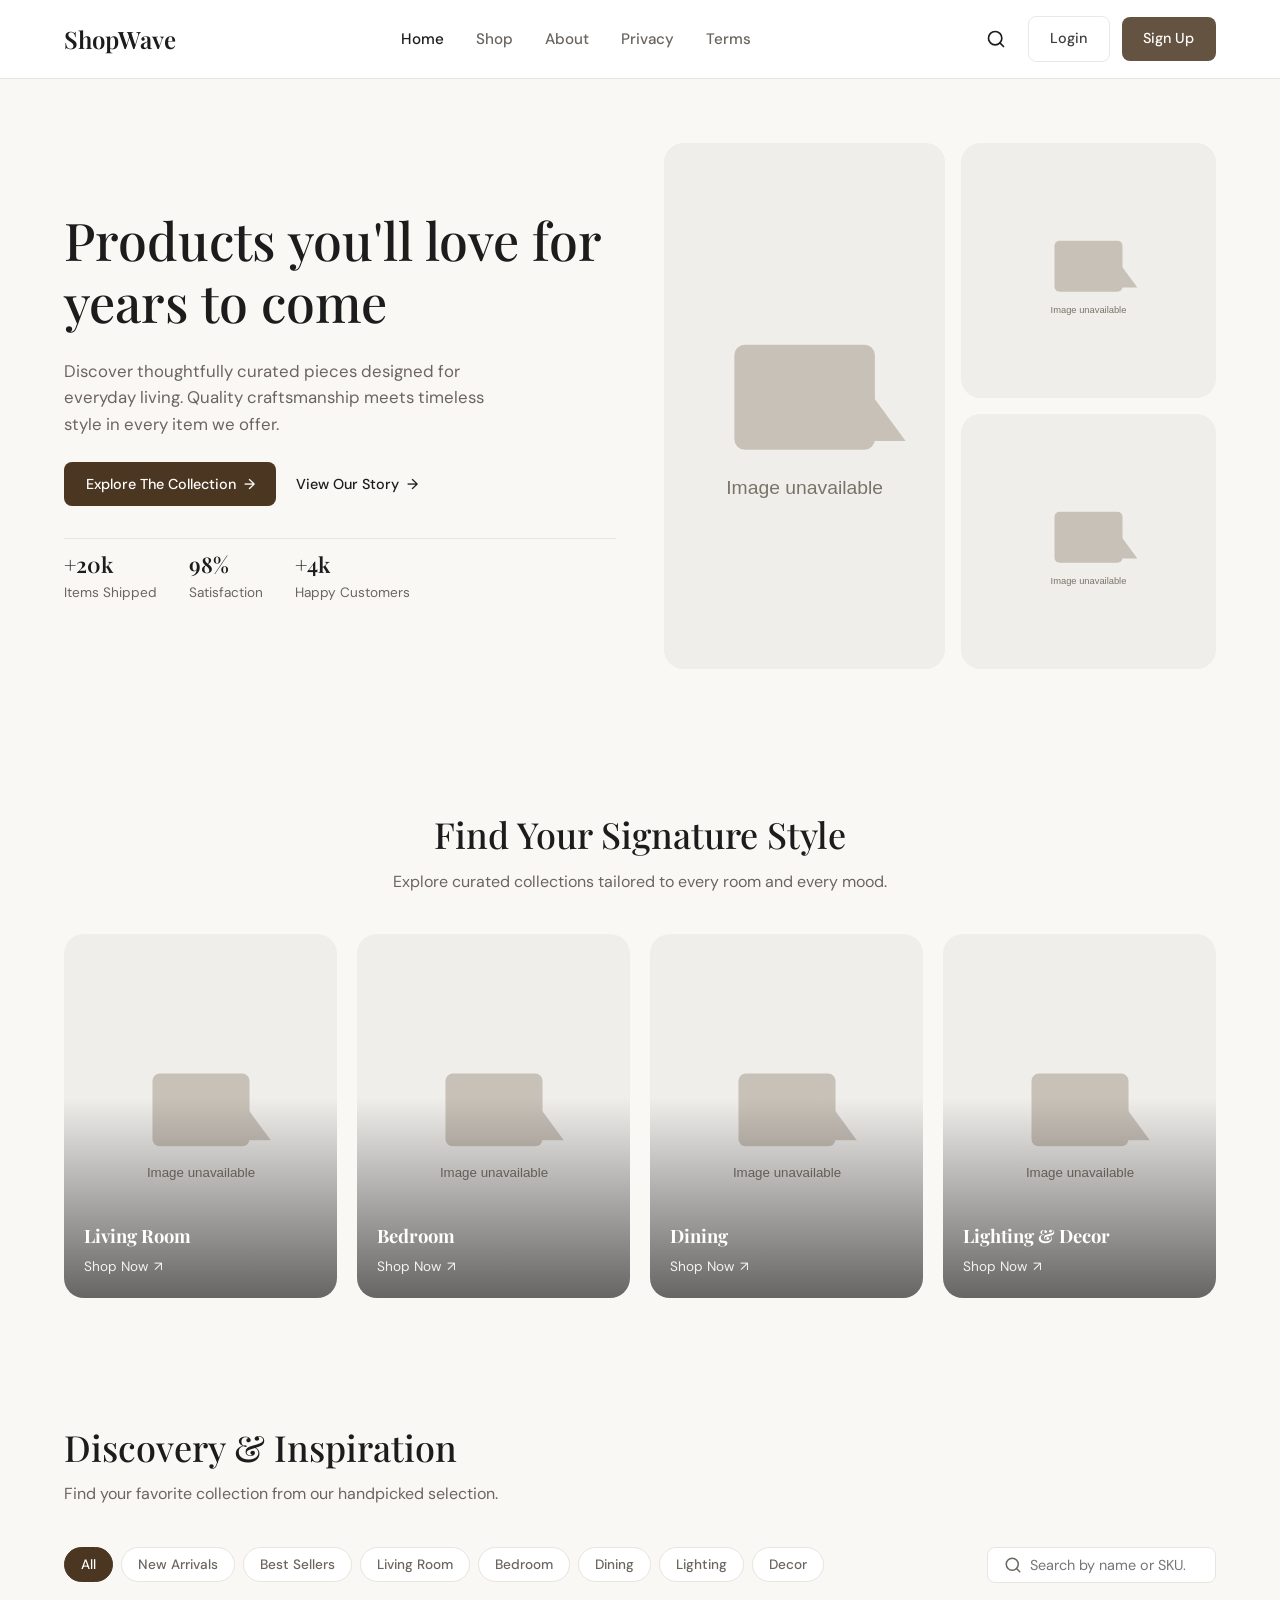
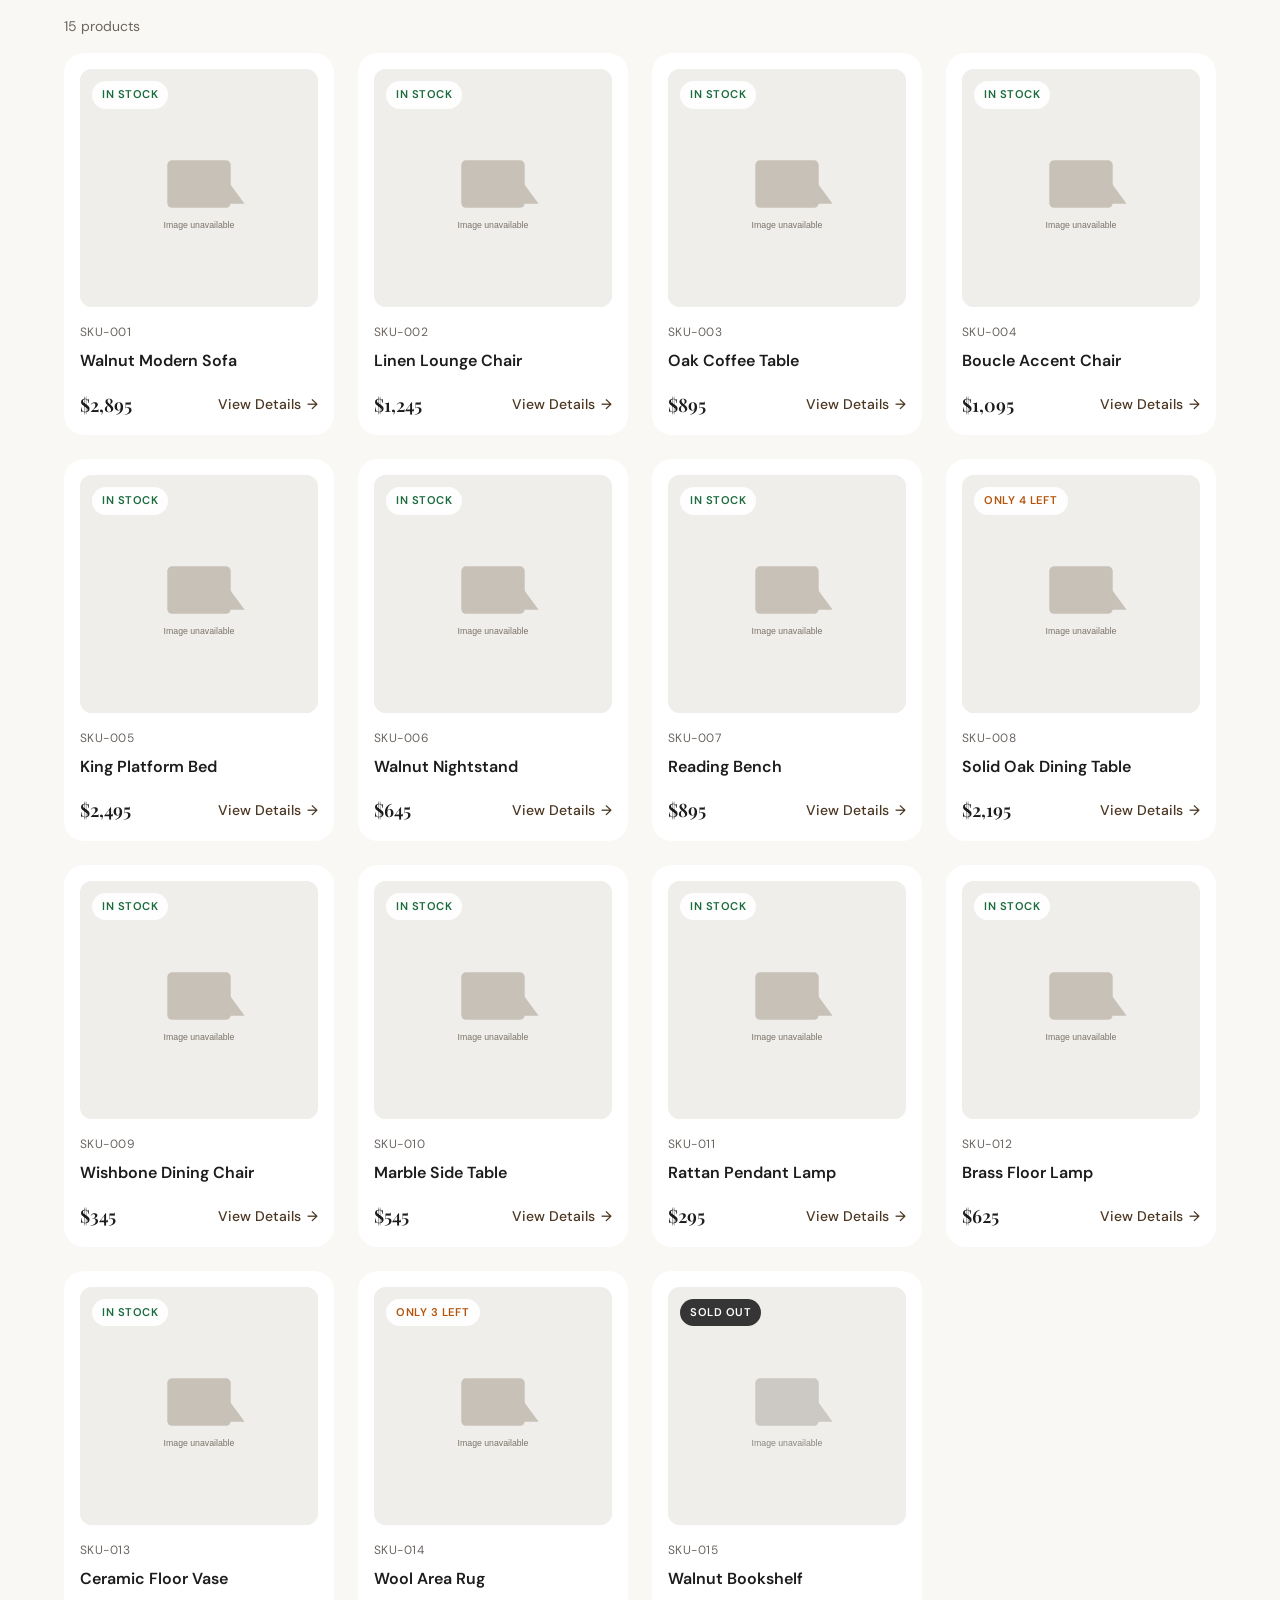
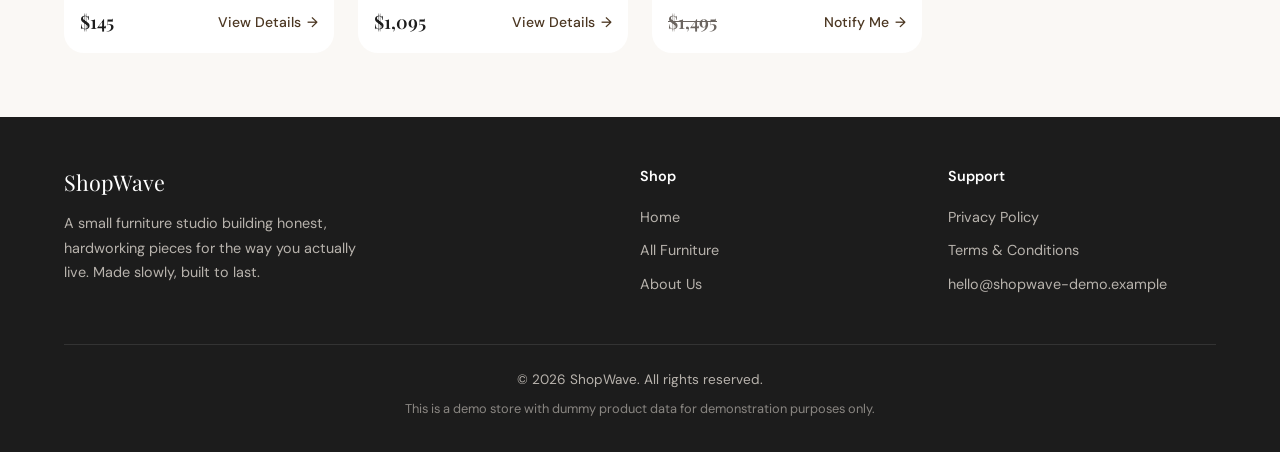
<file: index.html>
<!DOCTYPE html>
<html lang="en">
<head>
  <meta charset="UTF-8">
  <meta name="viewport" content="width=device-width, initial-scale=1.0">
  <title>ShopWave — Curated Products You'll Love</title>
  <meta name="description" content="Discover thoughtfully curated products at ShopWave. Browse our collection and find pieces you'll love for years to come.">
  <link rel="preconnect" href="https://fonts.googleapis.com">
  <link rel="preconnect" href="https://fonts.gstatic.com" crossorigin>
  <link href="https://fonts.googleapis.com/css2?family=DM+Sans:ital,opsz,wght@0,9..40,400;0,9..40,500;0,9..40,600;0,9..40,700;1,9..40,400&family=Playfair+Display:ital,wght@0,400;0,500;0,600;0,700;1,400&display=swap" rel="stylesheet">
  <link rel="stylesheet" href="css/styles.css?v=6">
</head>
<body>
  <header class="site-header">
    <div class="site-header__inner">
      <button class="menu-toggle" type="button" aria-label="Open menu" aria-expanded="false">
        <span></span><span></span><span></span>
      </button>
      <a href="index.html" class="logo">ShopWave</a>
      <div class="site-nav-wrap">
        <nav>
          <ul class="site-nav">
            <li><a href="index.html" class="active">Home</a></li>
            <li><a href="index.html#discovery">Shop</a></li>
            <li><a href="about.html">About</a></li>
            <li><a href="privacy.html">Privacy</a></li>
            <li><a href="terms.html">Terms</a></li>
          </ul>
        </nav>
      </div>
      <div class="header-actions">
        <button type="button" class="icon-btn" id="header-search" aria-label="Search products">
          <svg width="20" height="20" viewBox="0 0 24 24" fill="none" stroke="currentColor" stroke-width="2" stroke-linecap="round" stroke-linejoin="round"><circle cx="11" cy="11" r="8"/><line x1="21" y1="21" x2="16.65" y2="16.65"/></svg>
        </button>
        <a href="#" class="btn btn--outline btn--demo" aria-disabled="true">Login</a>
        <a href="#" class="btn btn--primary btn--demo" aria-disabled="true">Sign Up</a>
      </div>
    </div>
  </header>

  <section class="hero">
    <div class="container">
      <div class="hero__grid">
        <div class="hero__content">
          <h1 class="hero__title heading-serif">Products you'll love for years to come</h1>
          <p class="hero__desc">Discover thoughtfully curated pieces designed for everyday living. Quality craftsmanship meets timeless style in every item we offer.</p>
          <div class="hero__actions">
            <a href="#discovery" class="btn btn--primary">Explore The Collection <span aria-hidden="true">→</span></a>
            <a href="#categories" class="btn btn--text">View Our Story <span aria-hidden="true">→</span></a>
          </div>
          <div class="hero__stats">
            <div>
              <div class="stat__value">+20k</div>
              <div class="stat__label">Items Shipped</div>
            </div>
            <div>
              <div class="stat__value">98%</div>
              <div class="stat__label">Satisfaction</div>
            </div>
            <div>
              <div class="stat__value">+4k</div>
              <div class="stat__label">Happy Customers</div>
            </div>
          </div>
        </div>
        <div class="hero__collage" id="hero-collage">
          <div class="hero__collage-main">
            <img src="https://images.unsplash.com/photo-1555041469-a586c61ea9bc?w=600&h=800&fit=crop" alt="Walnut sofa in a sunlit living room" loading="eager">
          </div>
          <div class="hero__collage-side">
            <img src="https://images.unsplash.com/photo-1567538096630-e0c55bd6374c?w=600&h=400&fit=crop" alt="Linen lounge chair" loading="eager">
            <img src="https://images.unsplash.com/photo-1615066391307-1bfc4c1ea5f2?w=600&h=400&fit=crop" alt="Wishbone dining chair" loading="eager">
          </div>
        </div>
      </div>
    </div>
  </section>

  <section class="section" id="categories">
    <div class="container">
      <div class="section-header section-header--center">
        <h2 class="heading-serif">Find Your Signature Style</h2>
        <p>Explore curated collections tailored to every room and every mood.</p>
      </div>
      <div class="category-grid" id="category-grid"></div>
    </div>
  </section>

  <section class="section" id="discovery">
    <div class="container">
      <div class="section-header">
        <h2 class="heading-serif">Discovery &amp; Inspiration</h2>
        <p>Find your favorite collection from our handpicked selection.</p>
      </div>
      <div class="discovery-toolbar">
        <div class="filter-pills" id="filter-pills"></div>
        <div class="search-bar">
          <svg width="18" height="18" viewBox="0 0 24 24" fill="none" stroke="currentColor" stroke-width="2" stroke-linecap="round" stroke-linejoin="round"><circle cx="11" cy="11" r="8"/><line x1="21" y1="21" x2="16.65" y2="16.65"/></svg>
          <input type="search" id="search" placeholder="Search by name or SKU…" aria-label="Search products">
        </div>
      </div>
      <p class="product-count" id="product-count"></p>
      <div class="product-grid" id="product-grid"></div>
      <div class="empty-state" id="empty-state" hidden>
        <p>No products match your search. Try a different keyword or filter.</p>
      </div>
    </div>
  </section>

  <footer class="site-footer">
    <div class="container">
      <div class="site-footer__grid">
        <div>
          <div class="site-footer__brand">ShopWave</div>
          <p class="site-footer__desc">A small furniture studio building honest, hardworking pieces for the way you actually live. Made slowly, built to last.</p>
        </div>
        <div>
          <h4>Shop</h4>
          <ul>
            <li><a href="index.html">Home</a></li>
            <li><a href="index.html#discovery">All Furniture</a></li>
            <li><a href="about.html">About Us</a></li>
          </ul>
        </div>
        <div>
          <h4>Support</h4>
          <ul>
            <li><a href="privacy.html">Privacy Policy</a></li>
            <li><a href="terms.html">Terms &amp; Conditions</a></li>
            <li><a href="mailto:hello@shopwave-demo.example">hello@shopwave-demo.example</a></li>
          </ul>
        </div>
      </div>
      <div class="site-footer__bottom">
        <p>&copy; 2026 ShopWave. All rights reserved.</p>
        <p class="site-footer__demo">This is a demo store with dummy product data for demonstration purposes only.</p>
      </div>
    </div>
  </footer>

  <script src="js/csv.js?v=6"></script>
  <script src="js/nav.js?v=6"></script>
  <script src="js/app.js?v=6"></script>
  <script
    src="https://widget.ganes-saas-retail.ewideplus.com/v1/loader.js"
    data-store-id="9ee36a0692de49c38b30f4e443ce3ee8"
    async
  ></script>
</body>
</html>
</file>
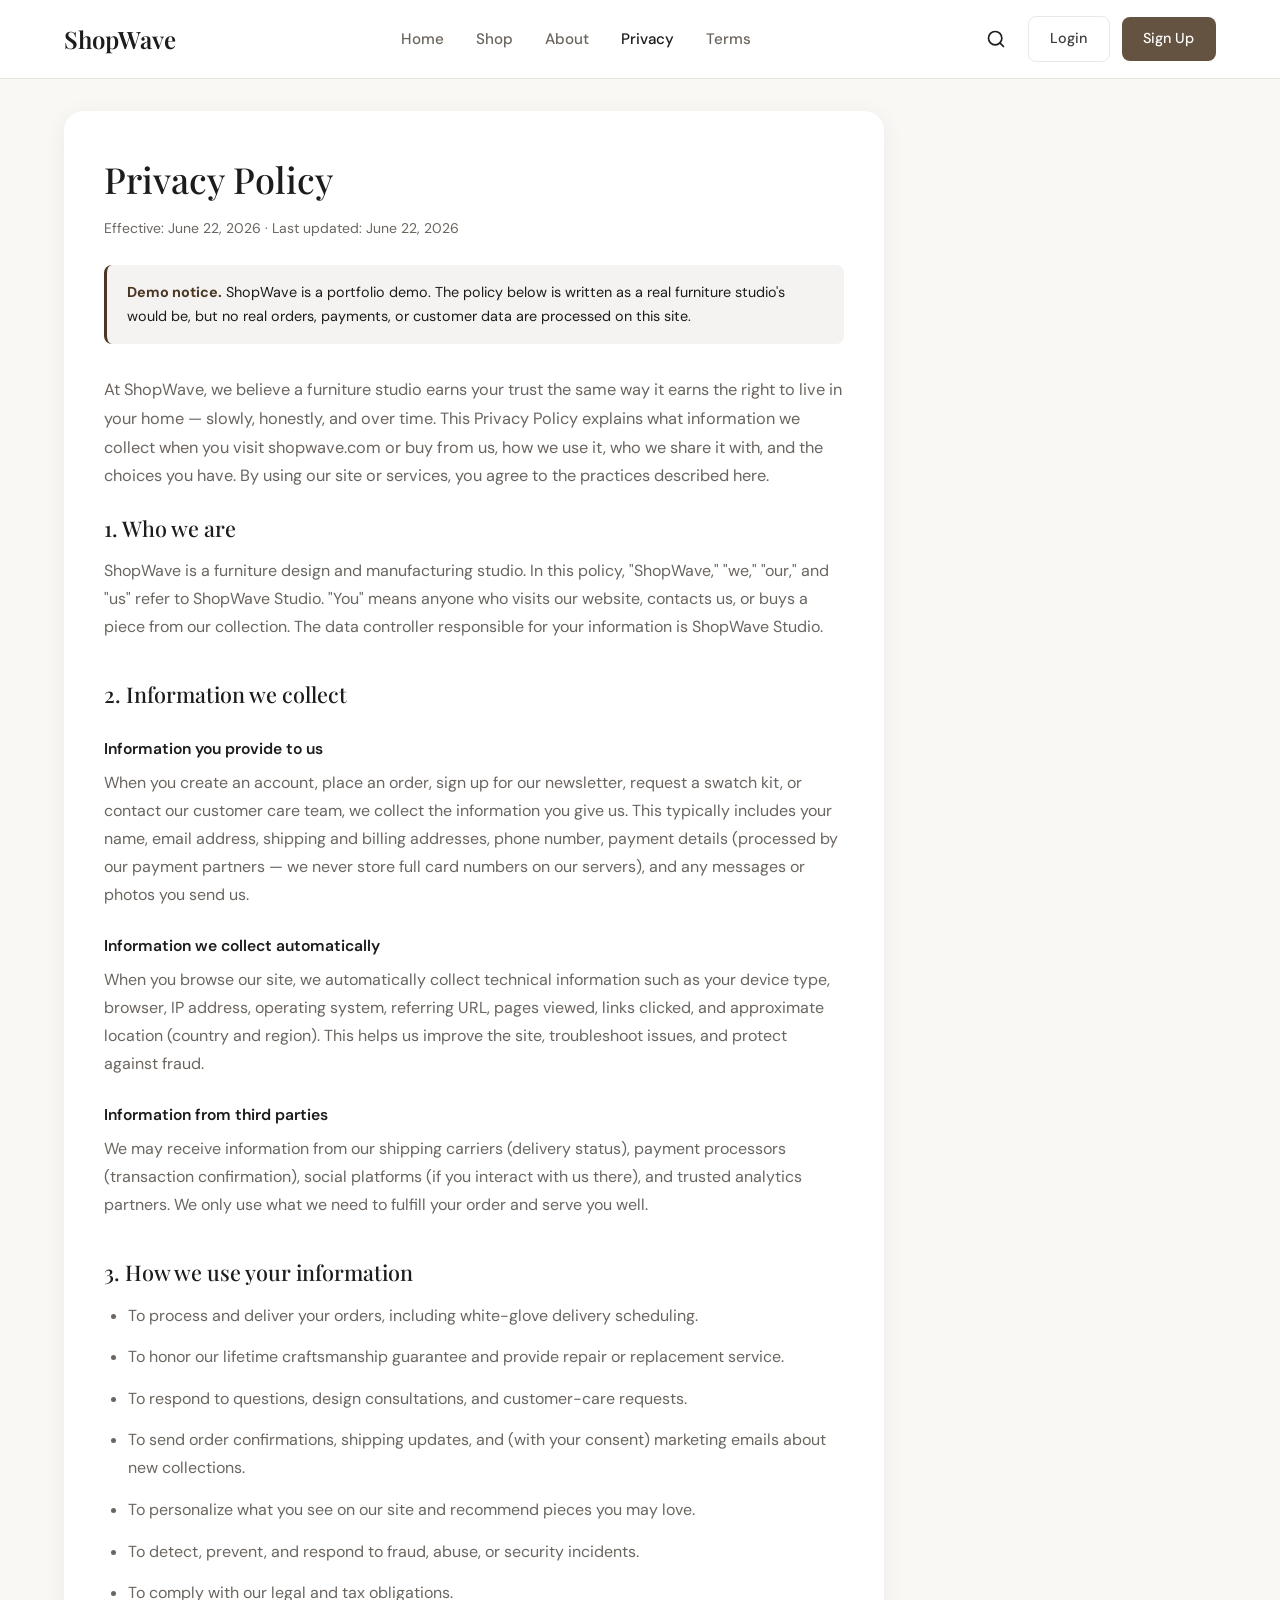
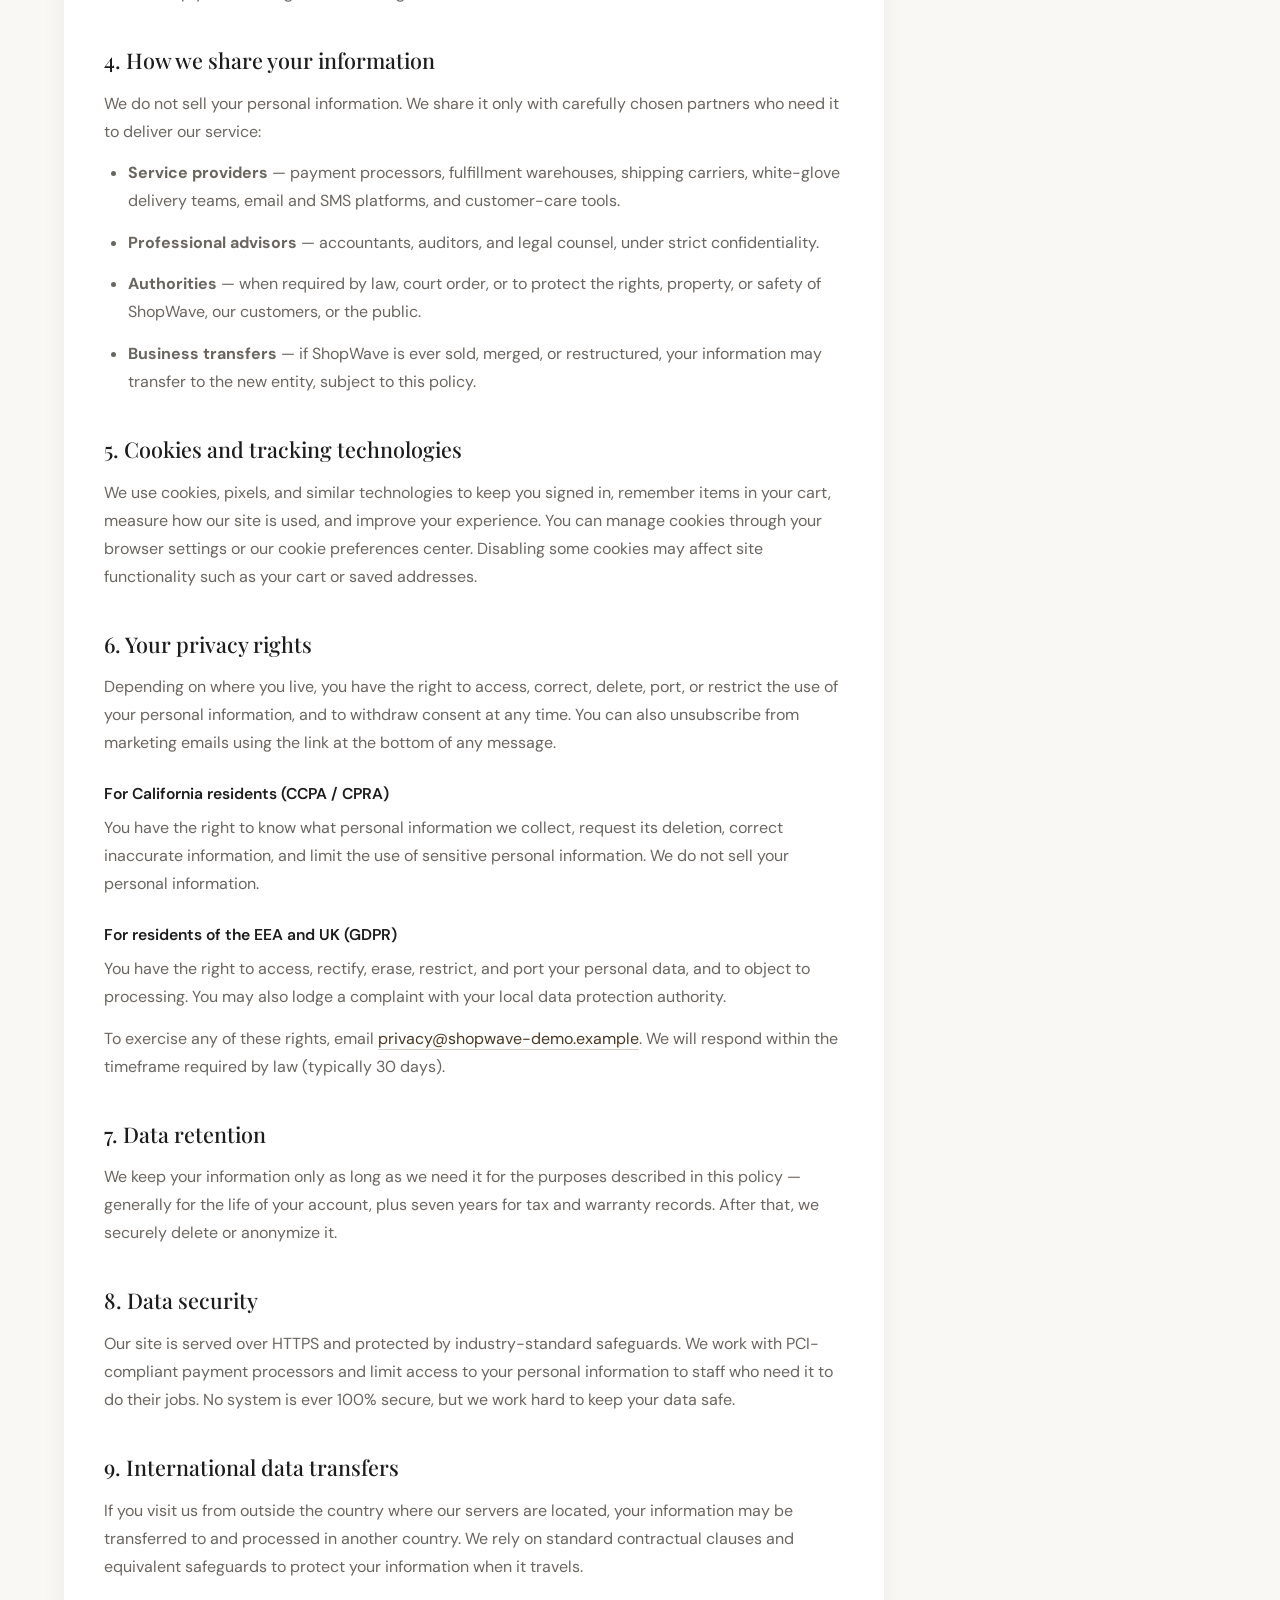
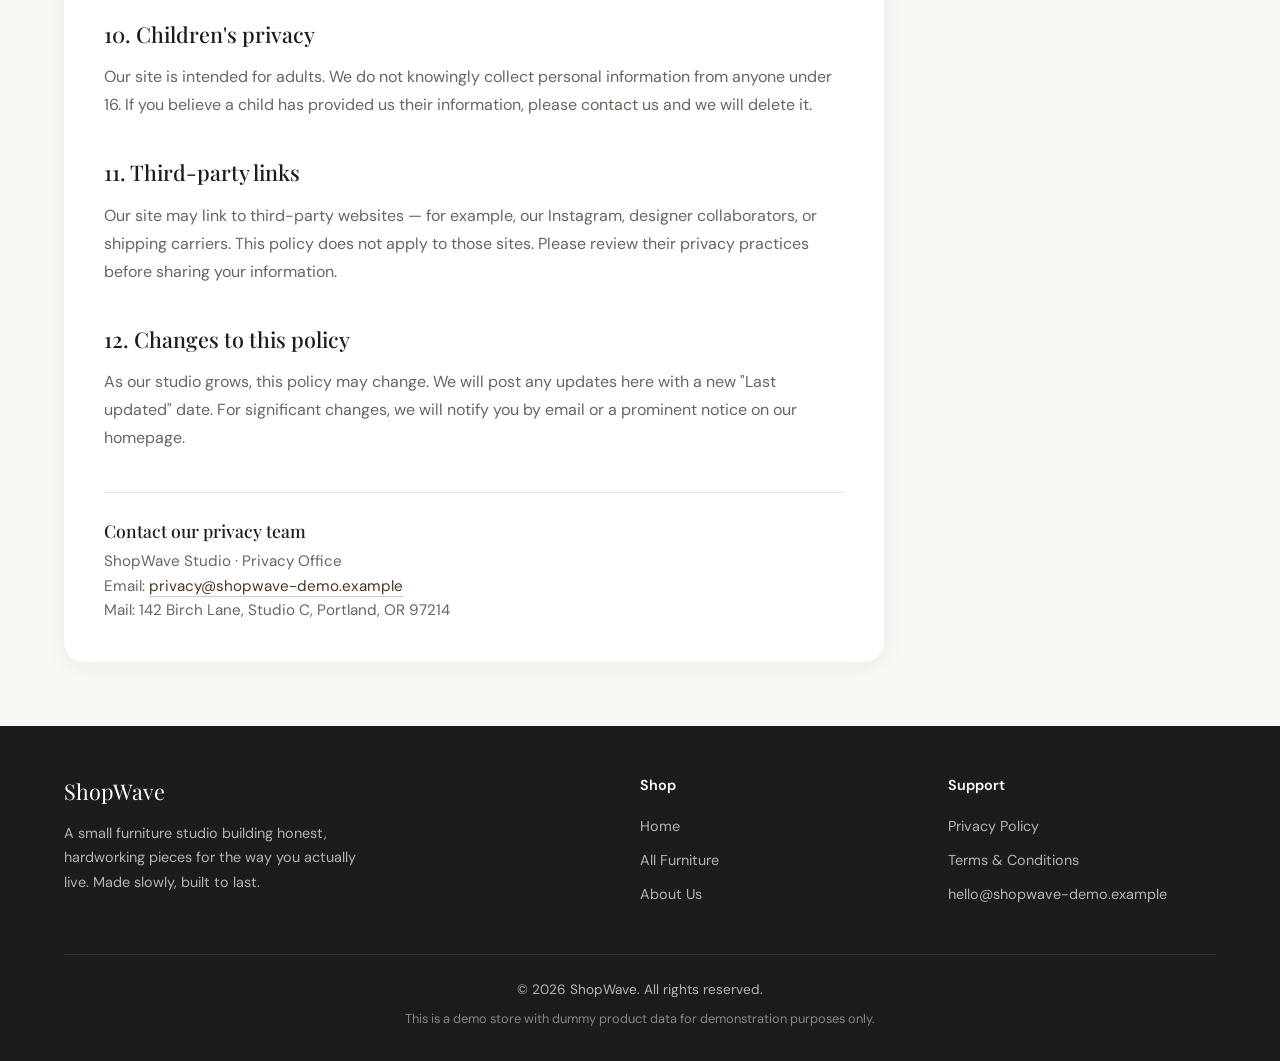
<file: privacy.html>
<!DOCTYPE html>
<html lang="en">
<head>
  <meta charset="UTF-8">
  <meta name="viewport" content="width=device-width, initial-scale=1.0">
  <title>Privacy Policy — ShopWave</title>
  <link rel="preconnect" href="https://fonts.googleapis.com">
  <link rel="preconnect" href="https://fonts.gstatic.com" crossorigin>
  <link href="https://fonts.googleapis.com/css2?family=DM+Sans:ital,opsz,wght@0,9..40,400;0,9..40,500;0,9..40,600;0,9..40,700;1,9..40,400&family=Playfair+Display:ital,wght@0,400;0,500;0,600;0,700;1,400&display=swap" rel="stylesheet">
  <link rel="stylesheet" href="css/styles.css?v=6">
</head>
<body>
  <header class="site-header">
    <div class="site-header__inner">
      <button class="menu-toggle" type="button" aria-label="Open menu" aria-expanded="false">
        <span></span><span></span><span></span>
      </button>
      <a href="index.html" class="logo">ShopWave</a>
      <div class="site-nav-wrap">
        <nav>
          <ul class="site-nav">
            <li><a href="index.html">Home</a></li>
            <li><a href="index.html#discovery">Shop</a></li>
            <li><a href="about.html">About</a></li>
            <li><a href="privacy.html" class="active">Privacy</a></li>
            <li><a href="terms.html">Terms</a></li>
          </ul>
        </nav>
      </div>
      <div class="header-actions">
        <a href="index.html#discovery" class="icon-btn" aria-label="Search products">
          <svg width="20" height="20" viewBox="0 0 24 24" fill="none" stroke="currentColor" stroke-width="2" stroke-linecap="round" stroke-linejoin="round"><circle cx="11" cy="11" r="8"/><line x1="21" y1="21" x2="16.65" y2="16.65"/></svg>
        </a>
        <a href="#" class="btn btn--outline btn--demo" aria-disabled="true">Login</a>
        <a href="#" class="btn btn--primary btn--demo" aria-disabled="true">Sign Up</a>
      </div>
    </div>
  </header>

  <main class="main-content">
    <div class="container">
      <article class="legal-content">
        <h1>Privacy Policy</h1>
        <p class="last-updated">Effective: June 22, 2026 · Last updated: June 22, 2026</p>

        <div class="legal-notice">
          <strong>Demo notice.</strong> ShopWave is a portfolio demo. The policy below is written as a real furniture studio's would be, but no real orders, payments, or customer data are processed on this site.
        </div>

        <p class="legal-intro">At ShopWave, we believe a furniture studio earns your trust the same way it earns the right to live in your home — slowly, honestly, and over time. This Privacy Policy explains what information we collect when you visit shopwave.com or buy from us, how we use it, who we share it with, and the choices you have. By using our site or services, you agree to the practices described here.</p>

        <h2>1. Who we are</h2>
        <p>ShopWave is a furniture design and manufacturing studio. In this policy, "ShopWave," "we," "our," and "us" refer to ShopWave Studio. "You" means anyone who visits our website, contacts us, or buys a piece from our collection. The data controller responsible for your information is ShopWave Studio.</p>

        <h2>2. Information we collect</h2>

        <h3>Information you provide to us</h3>
        <p>When you create an account, place an order, sign up for our newsletter, request a swatch kit, or contact our customer care team, we collect the information you give us. This typically includes your name, email address, shipping and billing addresses, phone number, payment details (processed by our payment partners — we never store full card numbers on our servers), and any messages or photos you send us.</p>

        <h3>Information we collect automatically</h3>
        <p>When you browse our site, we automatically collect technical information such as your device type, browser, IP address, operating system, referring URL, pages viewed, links clicked, and approximate location (country and region). This helps us improve the site, troubleshoot issues, and protect against fraud.</p>

        <h3>Information from third parties</h3>
        <p>We may receive information from our shipping carriers (delivery status), payment processors (transaction confirmation), social platforms (if you interact with us there), and trusted analytics partners. We only use what we need to fulfill your order and serve you well.</p>

        <h2>3. How we use your information</h2>
        <ul>
          <li>To process and deliver your orders, including white-glove delivery scheduling.</li>
          <li>To honor our lifetime craftsmanship guarantee and provide repair or replacement service.</li>
          <li>To respond to questions, design consultations, and customer-care requests.</li>
          <li>To send order confirmations, shipping updates, and (with your consent) marketing emails about new collections.</li>
          <li>To personalize what you see on our site and recommend pieces you may love.</li>
          <li>To detect, prevent, and respond to fraud, abuse, or security incidents.</li>
          <li>To comply with our legal and tax obligations.</li>
        </ul>

        <h2>4. How we share your information</h2>
        <p>We do not sell your personal information. We share it only with carefully chosen partners who need it to deliver our service:</p>
        <ul>
          <li><strong>Service providers</strong> — payment processors, fulfillment warehouses, shipping carriers, white-glove delivery teams, email and SMS platforms, and customer-care tools.</li>
          <li><strong>Professional advisors</strong> — accountants, auditors, and legal counsel, under strict confidentiality.</li>
          <li><strong>Authorities</strong> — when required by law, court order, or to protect the rights, property, or safety of ShopWave, our customers, or the public.</li>
          <li><strong>Business transfers</strong> — if ShopWave is ever sold, merged, or restructured, your information may transfer to the new entity, subject to this policy.</li>
        </ul>

        <h2>5. Cookies and tracking technologies</h2>
        <p>We use cookies, pixels, and similar technologies to keep you signed in, remember items in your cart, measure how our site is used, and improve your experience. You can manage cookies through your browser settings or our cookie preferences center. Disabling some cookies may affect site functionality such as your cart or saved addresses.</p>

        <h2>6. Your privacy rights</h2>
        <p>Depending on where you live, you have the right to access, correct, delete, port, or restrict the use of your personal information, and to withdraw consent at any time. You can also unsubscribe from marketing emails using the link at the bottom of any message.</p>

        <h3>For California residents (CCPA / CPRA)</h3>
        <p>You have the right to know what personal information we collect, request its deletion, correct inaccurate information, and limit the use of sensitive personal information. We do not sell your personal information.</p>

        <h3>For residents of the EEA and UK (GDPR)</h3>
        <p>You have the right to access, rectify, erase, restrict, and port your personal data, and to object to processing. You may also lodge a complaint with your local data protection authority.</p>

        <p>To exercise any of these rights, email <a href="mailto:privacy@shopwave-demo.example">privacy@shopwave-demo.example</a>. We will respond within the timeframe required by law (typically 30 days).</p>

        <h2>7. Data retention</h2>
        <p>We keep your information only as long as we need it for the purposes described in this policy — generally for the life of your account, plus seven years for tax and warranty records. After that, we securely delete or anonymize it.</p>

        <h2>8. Data security</h2>
        <p>Our site is served over HTTPS and protected by industry-standard safeguards. We work with PCI-compliant payment processors and limit access to your personal information to staff who need it to do their jobs. No system is ever 100% secure, but we work hard to keep your data safe.</p>

        <h2>9. International data transfers</h2>
        <p>If you visit us from outside the country where our servers are located, your information may be transferred to and processed in another country. We rely on standard contractual clauses and equivalent safeguards to protect your information when it travels.</p>

        <h2>10. Children's privacy</h2>
        <p>Our site is intended for adults. We do not knowingly collect personal information from anyone under 16. If you believe a child has provided us their information, please contact us and we will delete it.</p>

        <h2>11. Third-party links</h2>
        <p>Our site may link to third-party websites — for example, our Instagram, designer collaborators, or shipping carriers. This policy does not apply to those sites. Please review their privacy practices before sharing your information.</p>

        <h2>12. Changes to this policy</h2>
        <p>As our studio grows, this policy may change. We will post any updates here with a new "Last updated" date. For significant changes, we will notify you by email or a prominent notice on our homepage.</p>

        <div class="legal-content__contact">
          <strong>Contact our privacy team</strong>
          ShopWave Studio · Privacy Office<br>
          Email: <a href="mailto:privacy@shopwave-demo.example">privacy@shopwave-demo.example</a><br>
          Mail: 142 Birch Lane, Studio C, Portland, OR 97214
        </div>
      </article>
    </div>
  </main>

  <footer class="site-footer">
    <div class="container">
      <div class="site-footer__grid">
        <div>
          <div class="site-footer__brand">ShopWave</div>
          <p class="site-footer__desc">A small furniture studio building honest, hardworking pieces for the way you actually live. Made slowly, built to last.</p>
        </div>
        <div>
          <h4>Shop</h4>
          <ul>
            <li><a href="index.html">Home</a></li>
            <li><a href="index.html#discovery">All Furniture</a></li>
            <li><a href="about.html">About Us</a></li>
          </ul>
        </div>
        <div>
          <h4>Support</h4>
          <ul>
            <li><a href="privacy.html">Privacy Policy</a></li>
            <li><a href="terms.html">Terms &amp; Conditions</a></li>
            <li><a href="mailto:hello@shopwave-demo.example">hello@shopwave-demo.example</a></li>
          </ul>
        </div>
      </div>
      <div class="site-footer__bottom">
        <p>&copy; 2026 ShopWave. All rights reserved.</p>
        <p class="site-footer__demo">This is a demo store with dummy product data for demonstration purposes only.</p>
      </div>
    </div>
  </footer>

  <script src="js/nav.js"></script>
  <script
    src="https://widget.ganes-saas-retail.ewideplus.com/v1/loader.js"
    data-store-id="9ee36a0692de49c38b30f4e443ce3ee8"
    async
  ></script>
</body>
</html>
</file>
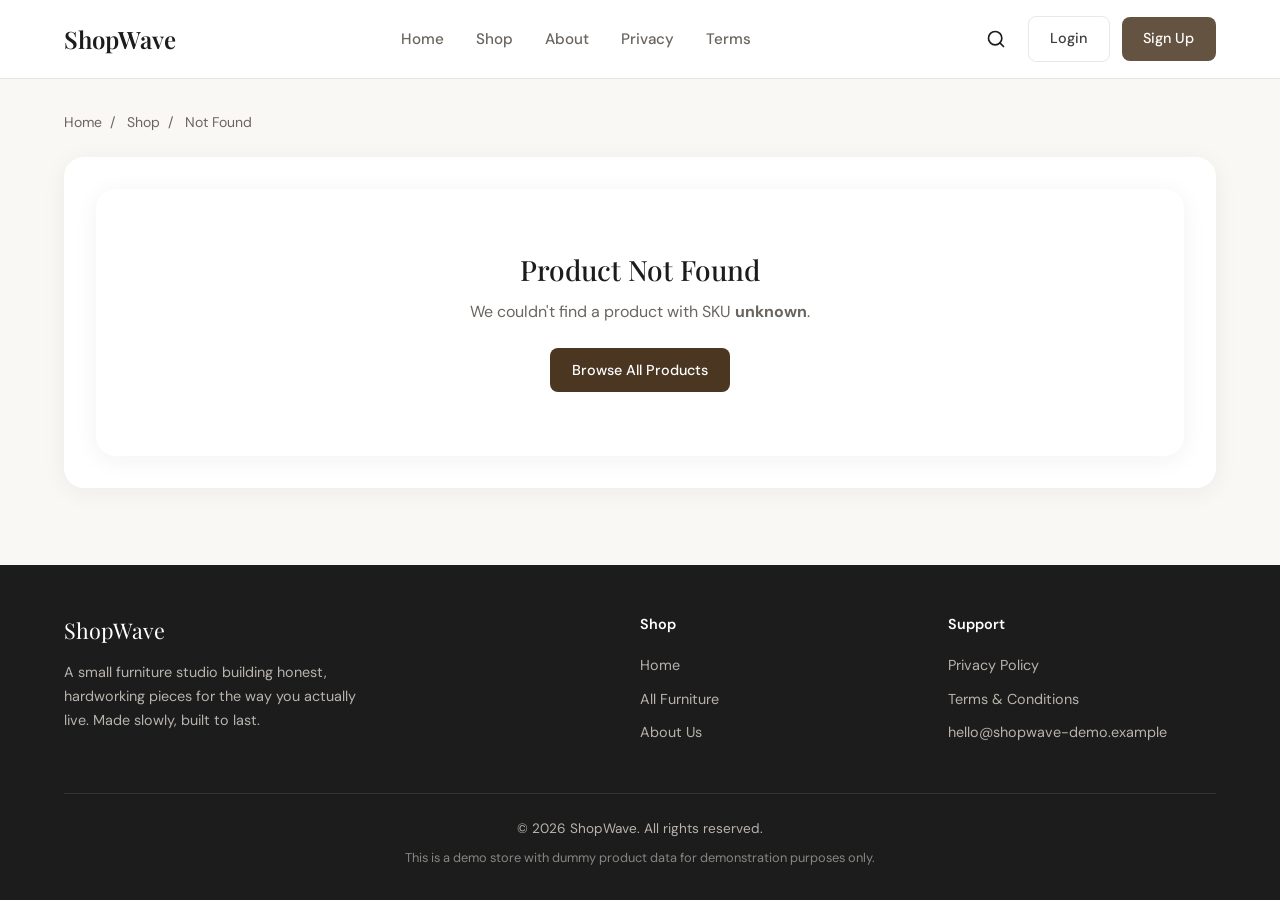
<file: product.html>
<!DOCTYPE html>
<html lang="en">
<head>
  <meta charset="UTF-8">
  <meta name="viewport" content="width=device-width, initial-scale=1.0">
  <title>Product — ShopWave</title>
  <link rel="preconnect" href="https://fonts.googleapis.com">
  <link rel="preconnect" href="https://fonts.gstatic.com" crossorigin>
  <link href="https://fonts.googleapis.com/css2?family=DM+Sans:ital,opsz,wght@0,9..40,400;0,9..40,500;0,9..40,600;0,9..40,700;1,9..40,400&family=Playfair+Display:ital,wght@0,400;0,500;0,600;0,700;1,400&display=swap" rel="stylesheet">
  <link rel="stylesheet" href="css/styles.css?v=6">
</head>
<body>
  <header class="site-header">
    <div class="site-header__inner">
      <button class="menu-toggle" type="button" aria-label="Open menu" aria-expanded="false">
        <span></span><span></span><span></span>
      </button>
      <a href="index.html" class="logo">ShopWave</a>
      <div class="site-nav-wrap">
        <nav>
          <ul class="site-nav">
            <li><a href="index.html">Home</a></li>
            <li><a href="index.html#discovery">Shop</a></li>
            <li><a href="about.html">About</a></li>
            <li><a href="privacy.html">Privacy</a></li>
            <li><a href="terms.html">Terms</a></li>
          </ul>
        </nav>
      </div>
      <div class="header-actions">
        <a href="index.html#discovery" class="icon-btn" aria-label="Search products">
          <svg width="20" height="20" viewBox="0 0 24 24" fill="none" stroke="currentColor" stroke-width="2" stroke-linecap="round" stroke-linejoin="round"><circle cx="11" cy="11" r="8"/><line x1="21" y1="21" x2="16.65" y2="16.65"/></svg>
        </a>
        <a href="#" class="btn btn--outline btn--demo" aria-disabled="true">Login</a>
        <a href="#" class="btn btn--primary btn--demo" aria-disabled="true">Sign Up</a>
      </div>
    </div>
  </header>

  <main class="main-content">
    <div class="container">
      <nav class="breadcrumb" id="breadcrumb" aria-label="Breadcrumb">
        <a href="index.html">Home</a><span>/</span>
        <a href="index.html#discovery">Shop</a><span>/</span>
        Loading…
      </nav>
      <div class="product-detail" id="product-detail">
        <p class="error-msg">Loading product…</p>
      </div>
    </div>
  </main>

  <footer class="site-footer">
    <div class="container">
      <div class="site-footer__grid">
        <div>
          <div class="site-footer__brand">ShopWave</div>
          <p class="site-footer__desc">A small furniture studio building honest, hardworking pieces for the way you actually live. Made slowly, built to last.</p>
        </div>
        <div>
          <h4>Shop</h4>
          <ul>
            <li><a href="index.html">Home</a></li>
            <li><a href="index.html#discovery">All Furniture</a></li>
            <li><a href="about.html">About Us</a></li>
          </ul>
        </div>
        <div>
          <h4>Support</h4>
          <ul>
            <li><a href="privacy.html">Privacy Policy</a></li>
            <li><a href="terms.html">Terms &amp; Conditions</a></li>
            <li><a href="mailto:hello@shopwave-demo.example">hello@shopwave-demo.example</a></li>
          </ul>
        </div>
      </div>
      <div class="site-footer__bottom">
        <p>&copy; 2026 ShopWave. All rights reserved.</p>
        <p class="site-footer__demo">This is a demo store with dummy product data for demonstration purposes only.</p>
      </div>
    </div>
  </footer>

  <script src="js/csv.js?v=6"></script>
  <script src="js/nav.js?v=6"></script>
  <script src="js/product.js?v=6"></script>
  <script
    src="https://widget.ganes-saas-retail.ewideplus.com/v1/loader.js"
    data-store-id="9ee36a0692de49c38b30f4e443ce3ee8"
    async
  ></script>
</body>
</html>
</file>
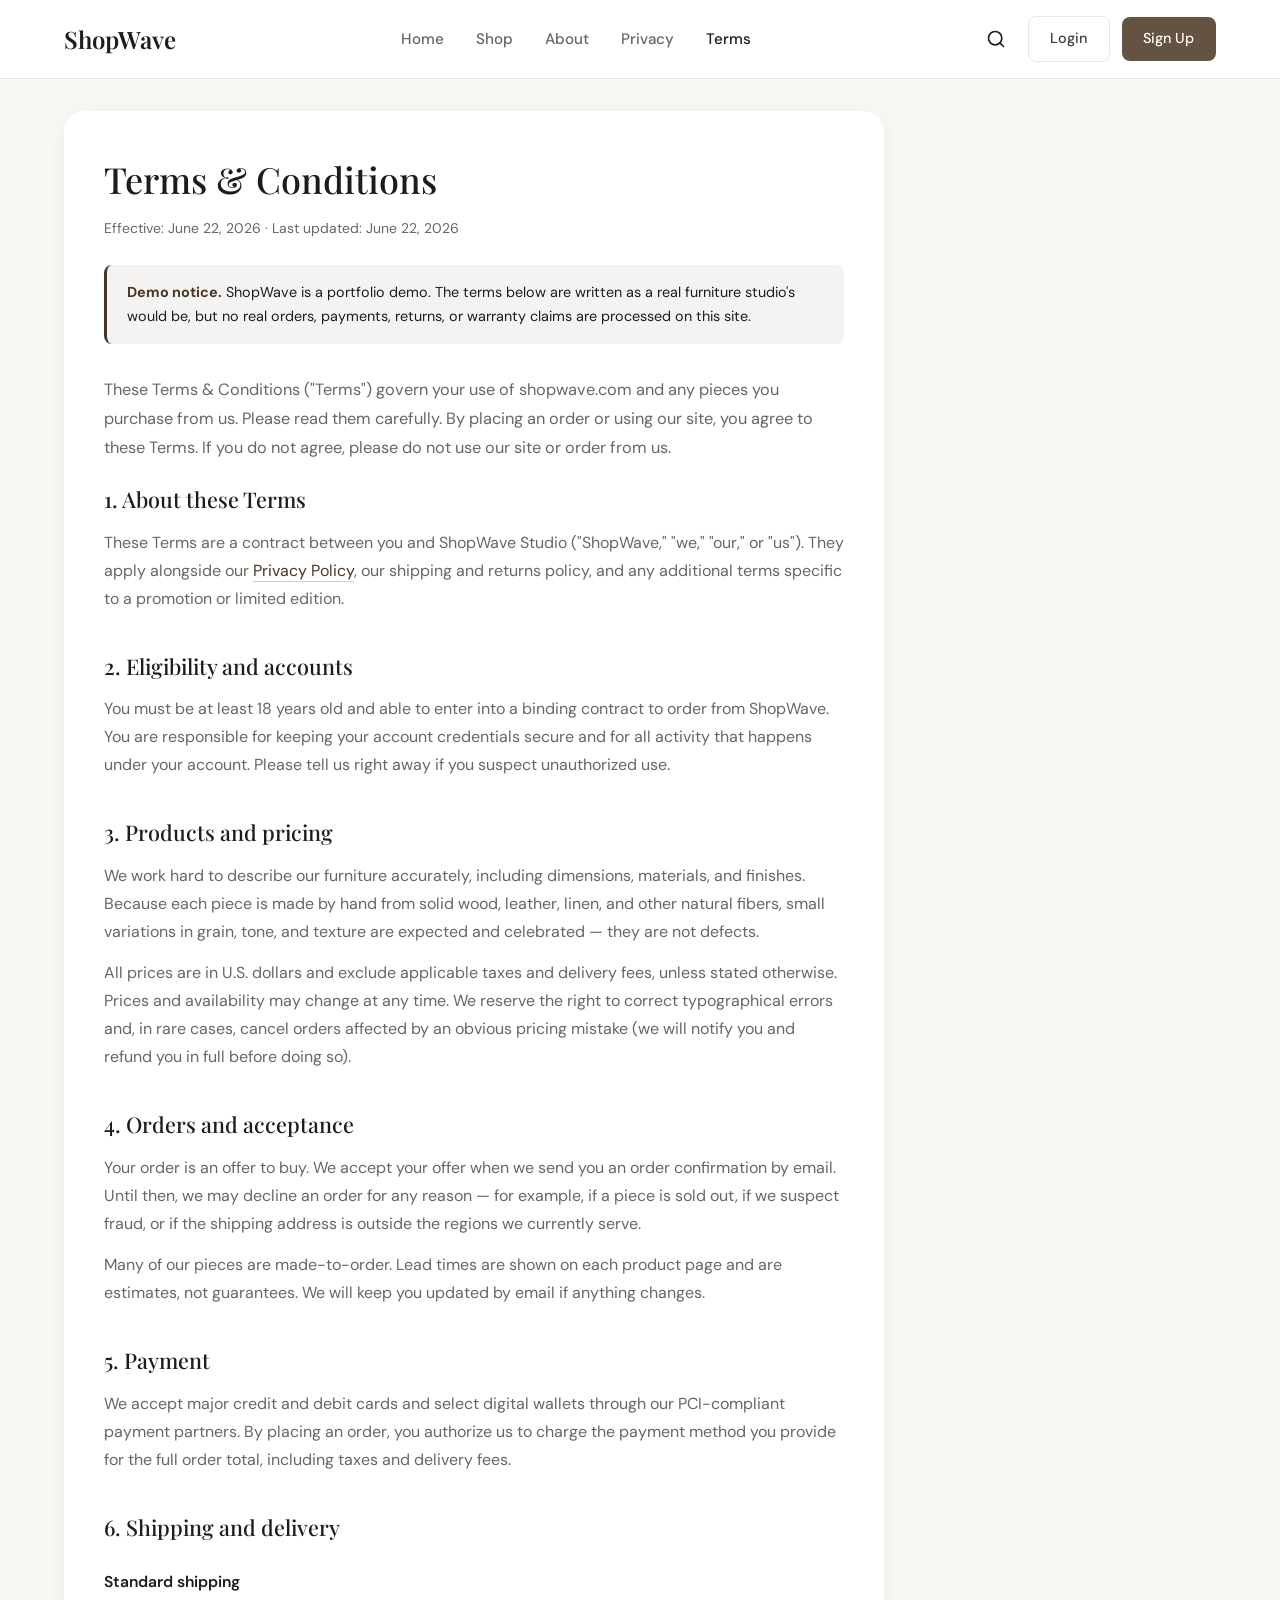
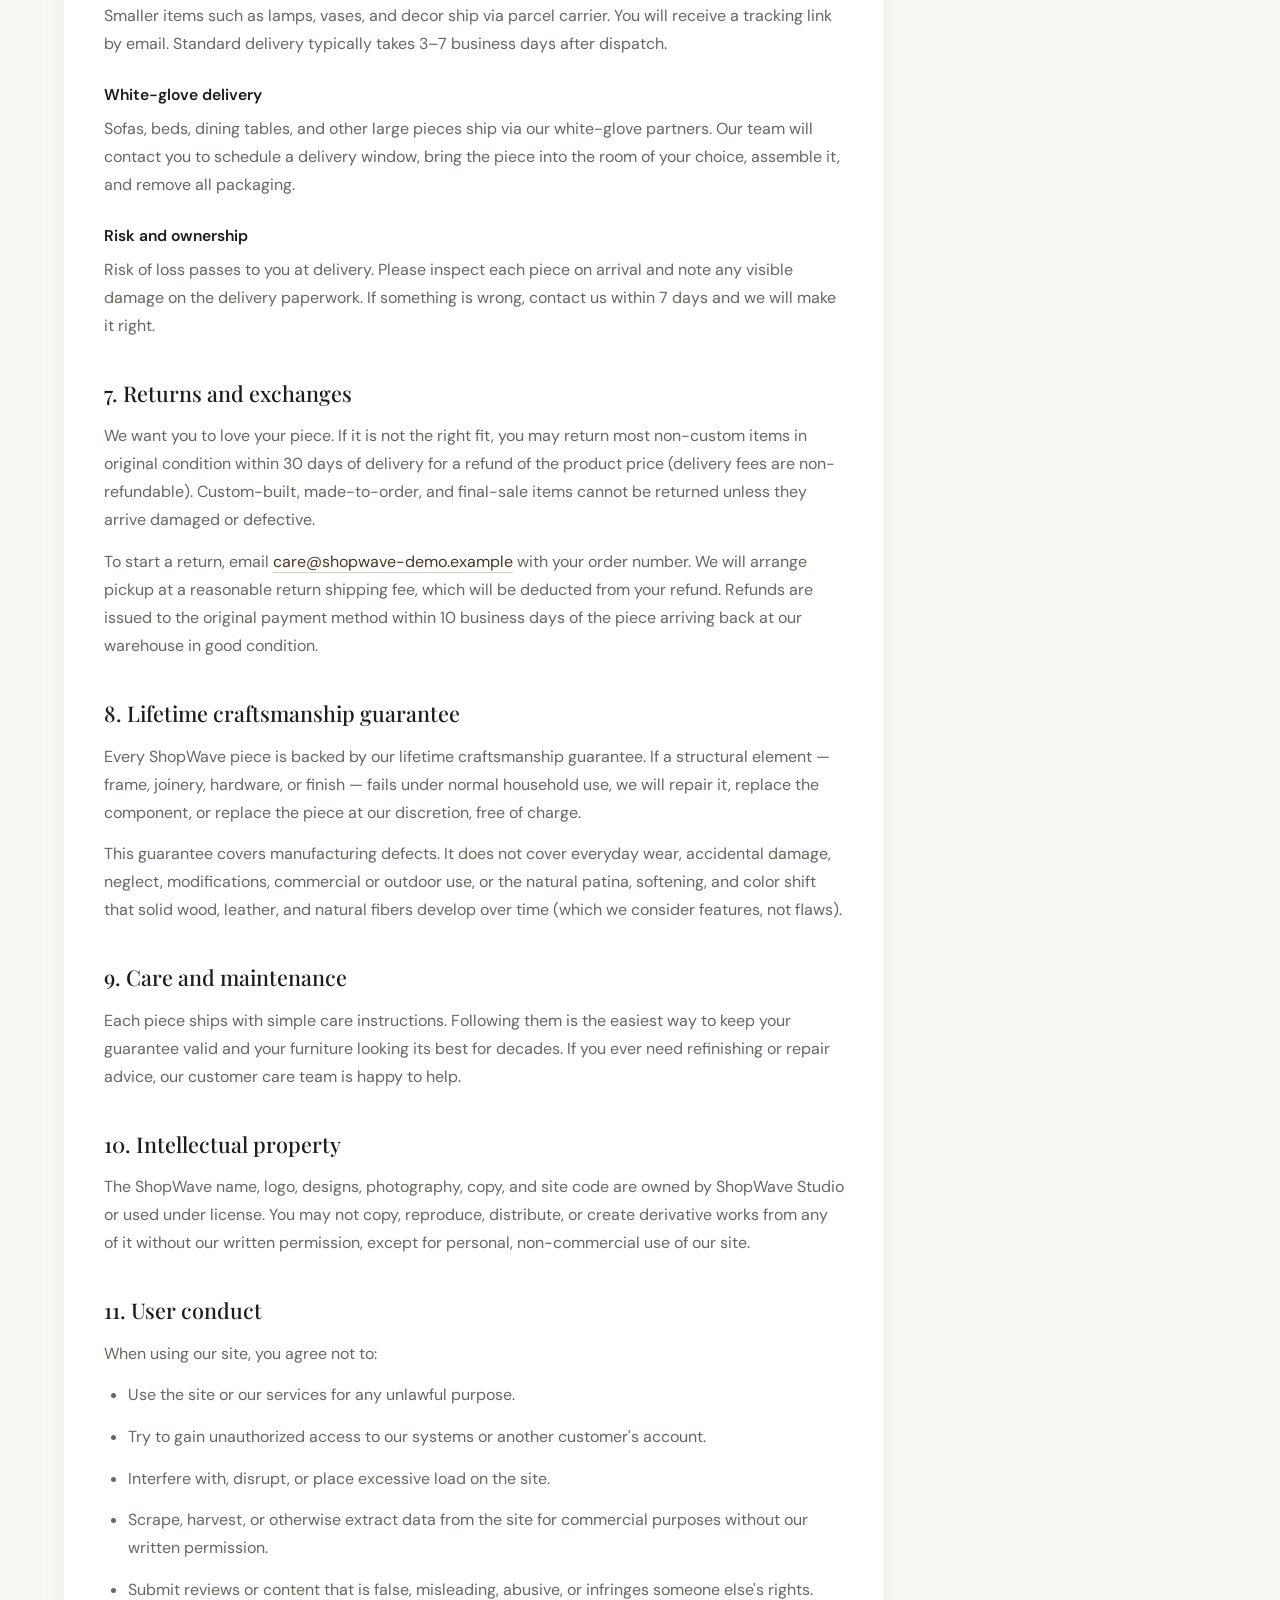
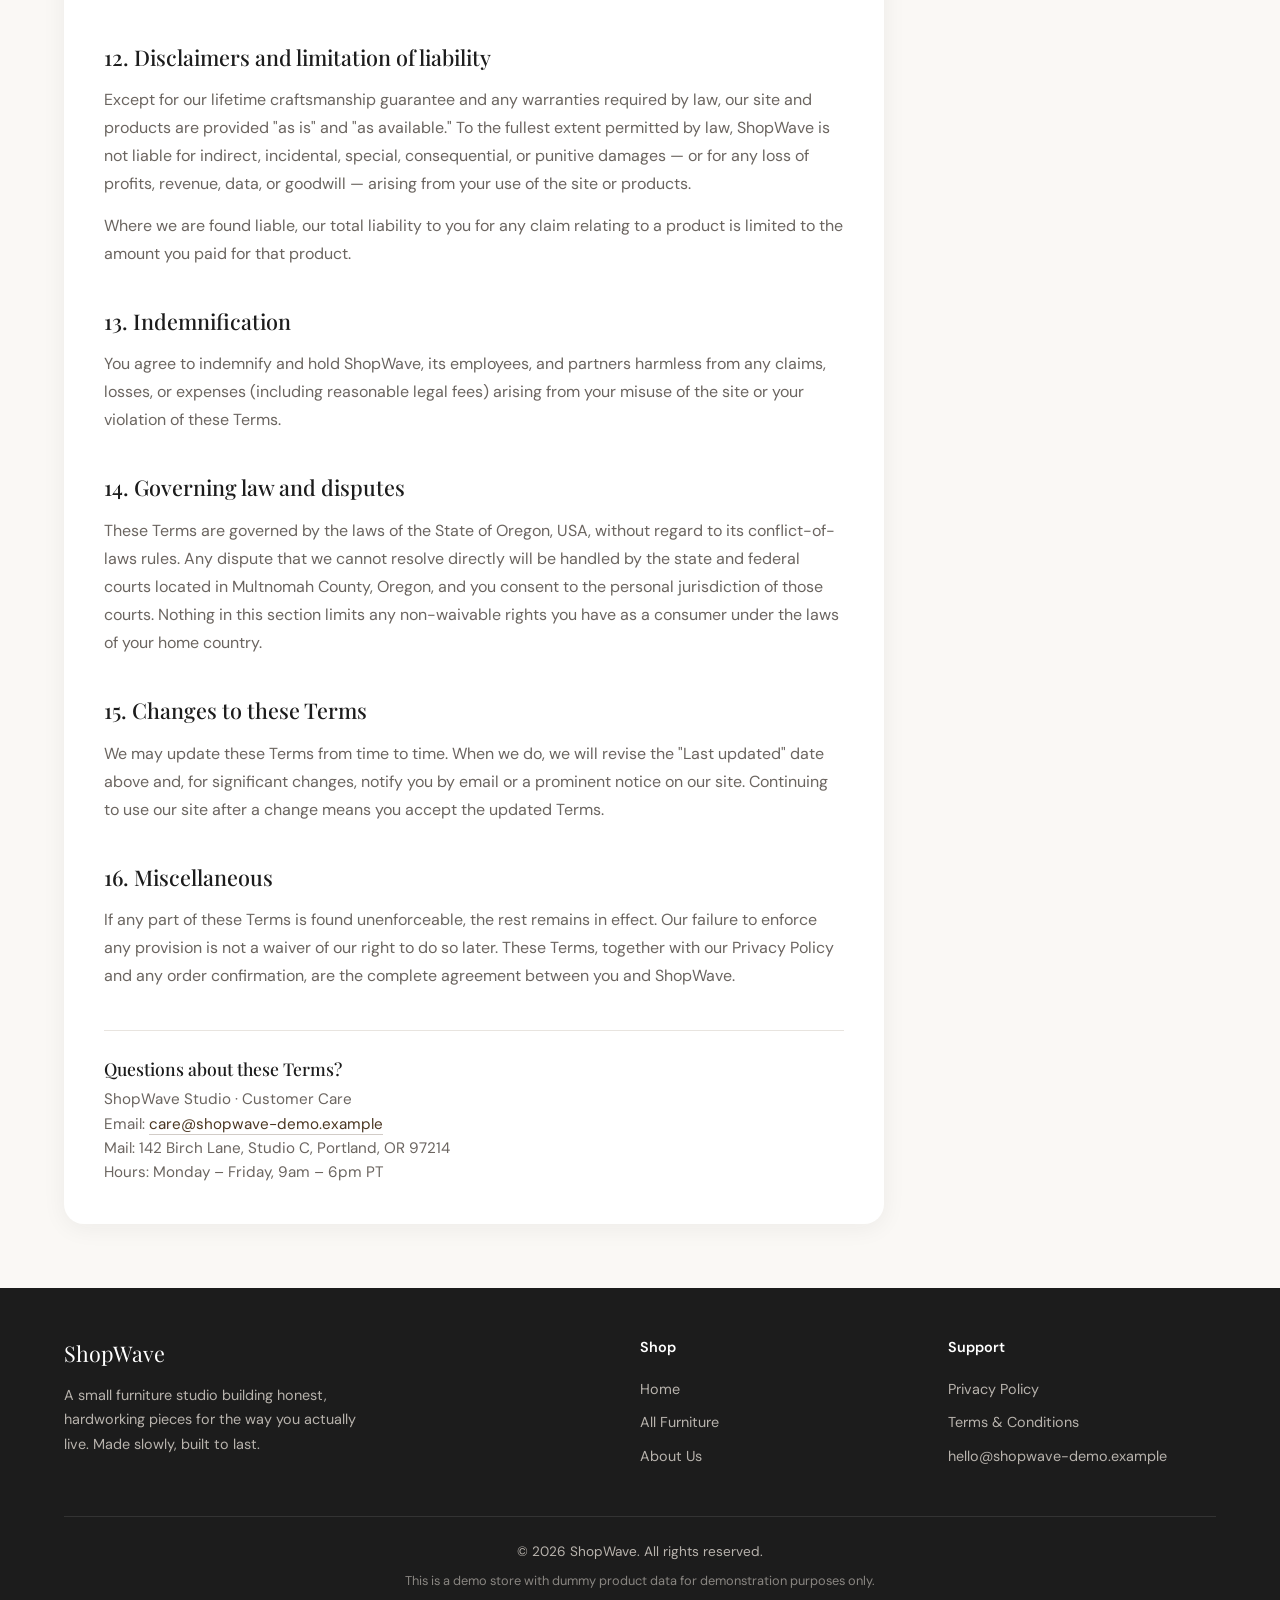
<file: terms.html>
<!DOCTYPE html>
<html lang="en">
<head>
  <meta charset="UTF-8">
  <meta name="viewport" content="width=device-width, initial-scale=1.0">
  <title>Terms &amp; Conditions — ShopWave</title>
  <link rel="preconnect" href="https://fonts.googleapis.com">
  <link rel="preconnect" href="https://fonts.gstatic.com" crossorigin>
  <link href="https://fonts.googleapis.com/css2?family=DM+Sans:ital,opsz,wght@0,9..40,400;0,9..40,500;0,9..40,600;0,9..40,700;1,9..40,400&family=Playfair+Display:ital,wght@0,400;0,500;0,600;0,700;1,400&display=swap" rel="stylesheet">
  <link rel="stylesheet" href="css/styles.css?v=6">
</head>
<body>
  <header class="site-header">
    <div class="site-header__inner">
      <button class="menu-toggle" type="button" aria-label="Open menu" aria-expanded="false">
        <span></span><span></span><span></span>
      </button>
      <a href="index.html" class="logo">ShopWave</a>
      <div class="site-nav-wrap">
        <nav>
          <ul class="site-nav">
            <li><a href="index.html">Home</a></li>
            <li><a href="index.html#discovery">Shop</a></li>
            <li><a href="about.html">About</a></li>
            <li><a href="privacy.html">Privacy</a></li>
            <li><a href="terms.html" class="active">Terms</a></li>
          </ul>
        </nav>
      </div>
      <div class="header-actions">
        <a href="index.html#discovery" class="icon-btn" aria-label="Search products">
          <svg width="20" height="20" viewBox="0 0 24 24" fill="none" stroke="currentColor" stroke-width="2" stroke-linecap="round" stroke-linejoin="round"><circle cx="11" cy="11" r="8"/><line x1="21" y1="21" x2="16.65" y2="16.65"/></svg>
        </a>
        <a href="#" class="btn btn--outline btn--demo" aria-disabled="true">Login</a>
        <a href="#" class="btn btn--primary btn--demo" aria-disabled="true">Sign Up</a>
      </div>
    </div>
  </header>

  <main class="main-content">
    <div class="container">
      <article class="legal-content">
        <h1>Terms &amp; Conditions</h1>
        <p class="last-updated">Effective: June 22, 2026 · Last updated: June 22, 2026</p>

        <div class="legal-notice">
          <strong>Demo notice.</strong> ShopWave is a portfolio demo. The terms below are written as a real furniture studio's would be, but no real orders, payments, returns, or warranty claims are processed on this site.
        </div>

        <p class="legal-intro">These Terms &amp; Conditions ("Terms") govern your use of shopwave.com and any pieces you purchase from us. Please read them carefully. By placing an order or using our site, you agree to these Terms. If you do not agree, please do not use our site or order from us.</p>

        <h2>1. About these Terms</h2>
        <p>These Terms are a contract between you and ShopWave Studio ("ShopWave," "we," "our," or "us"). They apply alongside our <a href="privacy.html">Privacy Policy</a>, our shipping and returns policy, and any additional terms specific to a promotion or limited edition.</p>

        <h2>2. Eligibility and accounts</h2>
        <p>You must be at least 18 years old and able to enter into a binding contract to order from ShopWave. You are responsible for keeping your account credentials secure and for all activity that happens under your account. Please tell us right away if you suspect unauthorized use.</p>

        <h2>3. Products and pricing</h2>
        <p>We work hard to describe our furniture accurately, including dimensions, materials, and finishes. Because each piece is made by hand from solid wood, leather, linen, and other natural fibers, small variations in grain, tone, and texture are expected and celebrated — they are not defects.</p>
        <p>All prices are in U.S. dollars and exclude applicable taxes and delivery fees, unless stated otherwise. Prices and availability may change at any time. We reserve the right to correct typographical errors and, in rare cases, cancel orders affected by an obvious pricing mistake (we will notify you and refund you in full before doing so).</p>

        <h2>4. Orders and acceptance</h2>
        <p>Your order is an offer to buy. We accept your offer when we send you an order confirmation by email. Until then, we may decline an order for any reason — for example, if a piece is sold out, if we suspect fraud, or if the shipping address is outside the regions we currently serve.</p>
        <p>Many of our pieces are made-to-order. Lead times are shown on each product page and are estimates, not guarantees. We will keep you updated by email if anything changes.</p>

        <h2>5. Payment</h2>
        <p>We accept major credit and debit cards and select digital wallets through our PCI-compliant payment partners. By placing an order, you authorize us to charge the payment method you provide for the full order total, including taxes and delivery fees.</p>

        <h2>6. Shipping and delivery</h2>

        <h3>Standard shipping</h3>
        <p>Smaller items such as lamps, vases, and decor ship via parcel carrier. You will receive a tracking link by email. Standard delivery typically takes 3–7 business days after dispatch.</p>

        <h3>White-glove delivery</h3>
        <p>Sofas, beds, dining tables, and other large pieces ship via our white-glove partners. Our team will contact you to schedule a delivery window, bring the piece into the room of your choice, assemble it, and remove all packaging.</p>

        <h3>Risk and ownership</h3>
        <p>Risk of loss passes to you at delivery. Please inspect each piece on arrival and note any visible damage on the delivery paperwork. If something is wrong, contact us within 7 days and we will make it right.</p>

        <h2>7. Returns and exchanges</h2>
        <p>We want you to love your piece. If it is not the right fit, you may return most non-custom items in original condition within 30 days of delivery for a refund of the product price (delivery fees are non-refundable). Custom-built, made-to-order, and final-sale items cannot be returned unless they arrive damaged or defective.</p>
        <p>To start a return, email <a href="mailto:care@shopwave-demo.example">care@shopwave-demo.example</a> with your order number. We will arrange pickup at a reasonable return shipping fee, which will be deducted from your refund. Refunds are issued to the original payment method within 10 business days of the piece arriving back at our warehouse in good condition.</p>

        <h2>8. Lifetime craftsmanship guarantee</h2>
        <p>Every ShopWave piece is backed by our lifetime craftsmanship guarantee. If a structural element — frame, joinery, hardware, or finish — fails under normal household use, we will repair it, replace the component, or replace the piece at our discretion, free of charge.</p>
        <p>This guarantee covers manufacturing defects. It does not cover everyday wear, accidental damage, neglect, modifications, commercial or outdoor use, or the natural patina, softening, and color shift that solid wood, leather, and natural fibers develop over time (which we consider features, not flaws).</p>

        <h2>9. Care and maintenance</h2>
        <p>Each piece ships with simple care instructions. Following them is the easiest way to keep your guarantee valid and your furniture looking its best for decades. If you ever need refinishing or repair advice, our customer care team is happy to help.</p>

        <h2>10. Intellectual property</h2>
        <p>The ShopWave name, logo, designs, photography, copy, and site code are owned by ShopWave Studio or used under license. You may not copy, reproduce, distribute, or create derivative works from any of it without our written permission, except for personal, non-commercial use of our site.</p>

        <h2>11. User conduct</h2>
        <p>When using our site, you agree not to:</p>
        <ul>
          <li>Use the site or our services for any unlawful purpose.</li>
          <li>Try to gain unauthorized access to our systems or another customer's account.</li>
          <li>Interfere with, disrupt, or place excessive load on the site.</li>
          <li>Scrape, harvest, or otherwise extract data from the site for commercial purposes without our written permission.</li>
          <li>Submit reviews or content that is false, misleading, abusive, or infringes someone else's rights.</li>
        </ul>

        <h2>12. Disclaimers and limitation of liability</h2>
        <p>Except for our lifetime craftsmanship guarantee and any warranties required by law, our site and products are provided "as is" and "as available." To the fullest extent permitted by law, ShopWave is not liable for indirect, incidental, special, consequential, or punitive damages — or for any loss of profits, revenue, data, or goodwill — arising from your use of the site or products.</p>
        <p>Where we are found liable, our total liability to you for any claim relating to a product is limited to the amount you paid for that product.</p>

        <h2>13. Indemnification</h2>
        <p>You agree to indemnify and hold ShopWave, its employees, and partners harmless from any claims, losses, or expenses (including reasonable legal fees) arising from your misuse of the site or your violation of these Terms.</p>

        <h2>14. Governing law and disputes</h2>
        <p>These Terms are governed by the laws of the State of Oregon, USA, without regard to its conflict-of-laws rules. Any dispute that we cannot resolve directly will be handled by the state and federal courts located in Multnomah County, Oregon, and you consent to the personal jurisdiction of those courts. Nothing in this section limits any non-waivable rights you have as a consumer under the laws of your home country.</p>

        <h2>15. Changes to these Terms</h2>
        <p>We may update these Terms from time to time. When we do, we will revise the "Last updated" date above and, for significant changes, notify you by email or a prominent notice on our site. Continuing to use our site after a change means you accept the updated Terms.</p>

        <h2>16. Miscellaneous</h2>
        <p>If any part of these Terms is found unenforceable, the rest remains in effect. Our failure to enforce any provision is not a waiver of our right to do so later. These Terms, together with our Privacy Policy and any order confirmation, are the complete agreement between you and ShopWave.</p>

        <div class="legal-content__contact">
          <strong>Questions about these Terms?</strong>
          ShopWave Studio · Customer Care<br>
          Email: <a href="mailto:care@shopwave-demo.example">care@shopwave-demo.example</a><br>
          Mail: 142 Birch Lane, Studio C, Portland, OR 97214<br>
          Hours: Monday – Friday, 9am – 6pm PT
        </div>
      </article>
    </div>
  </main>

  <footer class="site-footer">
    <div class="container">
      <div class="site-footer__grid">
        <div>
          <div class="site-footer__brand">ShopWave</div>
          <p class="site-footer__desc">A small furniture studio building honest, hardworking pieces for the way you actually live. Made slowly, built to last.</p>
        </div>
        <div>
          <h4>Shop</h4>
          <ul>
            <li><a href="index.html">Home</a></li>
            <li><a href="index.html#discovery">All Furniture</a></li>
            <li><a href="about.html">About Us</a></li>
          </ul>
        </div>
        <div>
          <h4>Support</h4>
          <ul>
            <li><a href="privacy.html">Privacy Policy</a></li>
            <li><a href="terms.html">Terms &amp; Conditions</a></li>
            <li><a href="mailto:hello@shopwave-demo.example">hello@shopwave-demo.example</a></li>
          </ul>
        </div>
      </div>
      <div class="site-footer__bottom">
        <p>&copy; 2026 ShopWave. All rights reserved.</p>
        <p class="site-footer__demo">This is a demo store with dummy product data for demonstration purposes only.</p>
      </div>
    </div>
  </footer>

  <script src="js/nav.js"></script>
  <script
    src="https://widget.ganes-saas-retail.ewideplus.com/v1/loader.js"
    data-store-id="9ee36a0692de49c38b30f4e443ce3ee8"
    async
  ></script>
</body>
</html>
</file>
<file: css/styles.css>
:root {
  --bg: #faf8f5;
  --surface: #ffffff;
  --surface-muted: #f0eeeb;
  --brown: #4b3621;
  --brown-light: #6b4f3a;
  --text: #1c1c1c;
  --text-muted: #6b6560;
  --border: #e8e4df;
  --shadow: 0 4px 24px rgba(28, 28, 28, 0.06);
  --shadow-hover: 0 12px 40px rgba(28, 28, 28, 0.1);
  --radius-sm: 8px;
  --radius-md: 12px;
  --radius-lg: 20px;
  --font-serif: "Playfair Display", Georgia, serif;
  --font-sans: "DM Sans", system-ui, -apple-system, sans-serif;
  --container: 1200px;
}

*,
*::before,
*::after {
  box-sizing: border-box;
  margin: 0;
  padding: 0;
}

html {
  scroll-behavior: smooth;
}

body {
  font-family: var(--font-sans);
  color: var(--text);
  background: var(--bg);
  line-height: 1.6;
  min-height: 100vh;
  display: flex;
  flex-direction: column;
}

a {
  color: inherit;
  text-decoration: none;
  transition: color 0.2s;
}

img {
  max-width: 100%;
  display: block;
}

.container {
  max-width: var(--container);
  margin: 0 auto;
  padding: 0 1.5rem;
}

.heading-serif {
  font-family: var(--font-serif);
  font-weight: 500;
  line-height: 1.2;
  color: var(--text);
}

/* Header */
.site-header {
  position: sticky;
  top: 0;
  z-index: 200;
  background: var(--surface);
  border-bottom: 1px solid var(--border);
}

.site-header__inner {
  max-width: var(--container);
  margin: 0 auto;
  padding: 1rem 1.5rem;
  display: flex;
  align-items: center;
  gap: 1.5rem;
}

.logo {
  font-family: var(--font-serif);
  font-size: 1.5rem;
  font-weight: 600;
  color: var(--text);
  flex-shrink: 0;
}

.logo:hover {
  color: var(--brown);
}

.site-nav-wrap {
  flex: 1;
  display: flex;
  justify-content: center;
}

.site-nav {
  display: flex;
  gap: 2rem;
  list-style: none;
}

.site-nav a {
  font-size: 0.95rem;
  font-weight: 500;
  color: var(--text-muted);
}

.site-nav a:hover,
.site-nav a.active {
  color: var(--text);
}

.header-actions {
  display: flex;
  align-items: center;
  gap: 0.75rem;
  flex-shrink: 0;
}

.icon-btn {
  display: flex;
  align-items: center;
  justify-content: center;
  width: 40px;
  height: 40px;
  border: none;
  background: transparent;
  border-radius: 50%;
  cursor: pointer;
  color: var(--text);
  transition: background 0.2s;
}

.icon-btn:hover {
  background: var(--surface-muted);
}

.btn {
  display: inline-flex;
  align-items: center;
  gap: 0.5rem;
  padding: 0.65rem 1.35rem;
  border-radius: var(--radius-sm);
  font-family: var(--font-sans);
  font-weight: 500;
  font-size: 0.9rem;
  cursor: pointer;
  border: none;
  transition: background 0.2s, color 0.2s, border-color 0.2s;
}

.btn--primary {
  background: var(--brown);
  color: var(--surface);
}

.btn--primary:hover {
  background: var(--brown-light);
  color: var(--surface);
}

.btn--outline {
  background: transparent;
  color: var(--text);
  border: 1px solid var(--border);
}

.btn--outline:hover {
  border-color: var(--brown);
  color: var(--brown);
}

.btn--text {
  background: none;
  border: none;
  color: var(--text);
  padding: 0.65rem 0;
  font-weight: 500;
}

.btn--text:hover {
  color: var(--brown);
}

.btn--demo {
  pointer-events: none;
  opacity: 0.85;
}

.menu-toggle {
  display: none;
  flex-direction: column;
  gap: 5px;
  background: none;
  border: none;
  cursor: pointer;
  padding: 4px;
}

.menu-toggle span {
  display: block;
  width: 22px;
  height: 2px;
  background: var(--text);
  border-radius: 1px;
  transition: transform 0.2s, opacity 0.2s;
}

/* Hero */
.hero {
  padding: 4rem 0 5rem;
}

.hero__grid {
  display: grid;
  grid-template-columns: 1fr 1fr;
  gap: 3rem;
  align-items: center;
}

.hero__content {
  display: flex;
  flex-direction: column;
  gap: 1.5rem;
}

.hero__title {
  font-size: clamp(2.25rem, 4.5vw, 3.25rem);
}

.hero__desc {
  color: var(--text-muted);
  font-size: 1.05rem;
  max-width: 420px;
}

.hero__actions {
  display: flex;
  flex-wrap: wrap;
  align-items: center;
  gap: 1.25rem;
}

.hero__stats {
  display: flex;
  flex-wrap: wrap;
  gap: 2rem;
  padding-top: 0.5rem;
  border-top: 1px solid var(--border);
  margin-top: 0.5rem;
}

.stat__value {
  font-family: var(--font-serif);
  font-size: 1.35rem;
  font-weight: 600;
  color: var(--text);
}

.stat__label {
  font-size: 0.85rem;
  color: var(--text-muted);
}

.hero__collage {
  display: grid;
  grid-template-columns: 1.1fr 1fr;
  gap: 1rem;
  min-height: 420px;
}

.hero__collage-main {
  border-radius: var(--radius-lg);
  overflow: hidden;
  background: var(--surface-muted);
}

.hero__collage-main img {
  width: 100%;
  height: 100%;
  object-fit: cover;
}

.hero__collage-side {
  display: flex;
  flex-direction: column;
  gap: 1rem;
}

.hero__collage-side img {
  flex: 1;
  width: 100%;
  height: 100%;
  object-fit: cover;
  border-radius: var(--radius-lg);
  background: var(--surface-muted);
}

/* Sections */
.section {
  padding: 4rem 0;
}

.section-header {
  margin-bottom: 2.5rem;
}

.section-header--center {
  text-align: center;
  max-width: 560px;
  margin-left: auto;
  margin-right: auto;
}

.section-header h2 {
  font-size: clamp(1.75rem, 3vw, 2.25rem);
  margin-bottom: 0.75rem;
}

.section-header p {
  color: var(--text-muted);
}

/* Categories */
.category-grid {
  display: grid;
  grid-template-columns: repeat(4, 1fr);
  gap: 1.25rem;
}

.category-card {
  position: relative;
  border-radius: var(--radius-lg);
  overflow: hidden;
  aspect-ratio: 3/4;
  cursor: pointer;
}

.category-card img {
  width: 100%;
  height: 100%;
  object-fit: cover;
  transition: transform 0.4s;
}

.category-card:hover img {
  transform: scale(1.05);
}

.category-card__overlay {
  position: absolute;
  inset: 0;
  background: linear-gradient(to top, rgba(28, 28, 28, 0.65) 0%, transparent 55%);
  display: flex;
  flex-direction: column;
  justify-content: flex-end;
  padding: 1.25rem;
  color: var(--surface);
}

.category-card__title {
  font-family: var(--font-serif);
  font-size: 1.15rem;
  margin-bottom: 0.35rem;
}

.category-card__link {
  font-size: 0.85rem;
  display: inline-flex;
  align-items: center;
  gap: 0.35rem;
  opacity: 0.9;
}

.category-card__link:hover {
  opacity: 1;
}

/* Discovery */
.discovery-toolbar {
  display: flex;
  flex-wrap: wrap;
  align-items: center;
  justify-content: space-between;
  gap: 1rem;
  margin-bottom: 2rem;
}

.filter-pills {
  display: flex;
  flex-wrap: wrap;
  gap: 0.5rem;
}

.filter-pill {
  padding: 0.5rem 1rem;
  border-radius: 999px;
  border: 1px solid var(--border);
  background: var(--surface);
  font-family: var(--font-sans);
  font-size: 0.85rem;
  font-weight: 500;
  color: var(--text-muted);
  cursor: pointer;
  transition: all 0.2s;
}

.filter-pill:hover {
  border-color: var(--brown);
  color: var(--brown);
}

.filter-pill.active {
  background: var(--brown);
  border-color: var(--brown);
  color: var(--surface);
}

.search-bar {
  display: flex;
  align-items: center;
  background: var(--surface);
  border: 1px solid var(--border);
  border-radius: var(--radius-sm);
  padding: 0.5rem 1rem;
  gap: 0.5rem;
  min-width: 220px;
}

.search-bar input {
  flex: 1;
  border: none;
  outline: none;
  font-size: 0.9rem;
  font-family: var(--font-sans);
  background: transparent;
}

.search-bar svg {
  color: var(--text-muted);
  flex-shrink: 0;
}

.product-count {
  color: var(--text-muted);
  font-size: 0.875rem;
  margin-bottom: 1rem;
}

.product-grid {
  display: grid;
  grid-template-columns: repeat(auto-fill, minmax(240px, 1fr));
  gap: 1.5rem;
}

.product-card {
  background: var(--surface);
  border-radius: var(--radius-lg);
  padding: 1rem;
  display: flex;
  flex-direction: column;
  transition: box-shadow 0.25s, transform 0.25s;
}

.product-card:hover {
  box-shadow: var(--shadow-hover);
  transform: translateY(-4px);
}

.product-card__image-wrap {
  display: block;
  background: var(--surface-muted);
  border-radius: var(--radius-md);
  overflow: hidden;
  aspect-ratio: 1 / 1;
  width: 100%;
  margin-bottom: 1rem;
  position: relative;
}

.product-card__image {
  position: absolute;
  inset: 0;
  width: 100%;
  height: 100%;
  object-fit: cover;
  transition: transform 0.35s;
}

.product-card:hover .product-card__image {
  transform: scale(1.04);
}

.product-card__sku {
  font-size: 0.75rem;
  color: var(--text-muted);
  text-transform: uppercase;
  letter-spacing: 0.04em;
  margin-bottom: 0.35rem;
}

.product-card__title {
  font-size: 1rem;
  font-weight: 600;
  margin-bottom: 0.5rem;
}

.product-card__title a:hover {
  color: var(--brown);
}

.product-card__footer {
  display: flex;
  align-items: center;
  justify-content: space-between;
  gap: 0.75rem;
  margin-top: auto;
  padding-top: 0.5rem;
}

.product-card__price {
  font-family: var(--font-serif);
  font-size: 1.15rem;
  font-weight: 600;
  color: var(--text);
}

.product-card__link {
  font-size: 0.875rem;
  font-weight: 500;
  color: var(--brown);
  display: inline-flex;
  align-items: center;
  gap: 0.35rem;
  white-space: nowrap;
}

.product-card__link:hover {
  color: var(--brown-light);
}

.product-card--out .product-card__image {
  filter: grayscale(0.4);
  opacity: 0.85;
}

.product-card--out .product-card__price {
  color: var(--text-muted);
  text-decoration: line-through;
}

/* Stock badges */
.stock-badge {
  position: absolute;
  top: 0.75rem;
  left: 0.75rem;
  z-index: 2;
  padding: 0.3rem 0.65rem;
  border-radius: 999px;
  font-size: 0.7rem;
  font-weight: 600;
  letter-spacing: 0.04em;
  text-transform: uppercase;
  backdrop-filter: blur(6px);
  -webkit-backdrop-filter: blur(6px);
}

.stock-badge--in {
  background: rgba(255, 255, 255, 0.94);
  color: #1a6b3d;
}

.stock-badge--low {
  background: rgba(255, 255, 255, 0.94);
  color: #b45309;
}

.stock-badge--out {
  background: rgba(28, 28, 28, 0.88);
  color: var(--surface);
}

/* Detail-page pricing */
.product-detail__pricing {
  display: flex;
  align-items: center;
  flex-wrap: wrap;
  gap: 1rem;
  padding-bottom: 0.5rem;
  border-bottom: 1px solid var(--border);
}

.product-detail__price {
  font-family: var(--font-serif);
  font-size: 1.85rem;
  font-weight: 600;
  color: var(--text);
}

.stock-status {
  display: inline-flex;
  align-items: center;
  gap: 0.5rem;
  font-size: 0.85rem;
  font-weight: 500;
  color: var(--text-muted);
}

.stock-status .stock-dot {
  width: 8px;
  height: 8px;
  border-radius: 50%;
  background: currentColor;
  display: inline-block;
}

.stock-status--in {
  color: #1a6b3d;
}

.stock-status--low {
  color: #b45309;
}

.stock-status--out {
  color: var(--text-muted);
}

.product-detail__meta {
  display: flex;
  flex-direction: column;
  gap: 0.4rem;
  font-size: 0.9rem;
  color: var(--text-muted);
  padding: 1rem 0;
  border-bottom: 1px solid var(--border);
}

.product-detail__meta-row {
  display: flex;
  justify-content: space-between;
  gap: 1rem;
}

.product-detail__meta-row span:first-child {
  color: var(--text-muted);
  text-transform: uppercase;
  letter-spacing: 0.04em;
  font-size: 0.78rem;
  font-weight: 500;
}

.product-detail__meta-row span:last-child {
  color: var(--text);
  font-weight: 500;
  text-align: right;
}

.product-detail__actions {
  display: flex;
  flex-wrap: wrap;
  gap: 0.75rem;
  margin-top: 0.5rem;
}

.product-detail__actions .btn {
  flex: 1;
  min-width: 180px;
  justify-content: center;
}

/* Product Detail */
.breadcrumb {
  font-size: 0.875rem;
  color: var(--text-muted);
  margin-bottom: 1.5rem;
}

.breadcrumb a:hover {
  color: var(--brown);
}

.breadcrumb span {
  margin: 0 0.5rem;
}

.product-detail {
  display: grid;
  grid-template-columns: 1fr 1fr;
  gap: 3rem;
  align-items: start;
  background: var(--surface);
  border-radius: var(--radius-lg);
  padding: 2rem;
  box-shadow: var(--shadow);
}

.product-detail__image-wrap {
  background: var(--surface-muted);
  border-radius: var(--radius-lg);
  overflow: hidden;
  aspect-ratio: 1;
}

.product-detail__image {
  width: 100%;
  height: 100%;
  object-fit: cover;
}

.product-detail__info {
  display: flex;
  flex-direction: column;
  gap: 1.25rem;
}

.product-detail__sku {
  font-size: 0.8rem;
  color: var(--text-muted);
  text-transform: uppercase;
  letter-spacing: 0.05em;
}

.product-detail__title {
  font-family: var(--font-serif);
  font-size: clamp(1.75rem, 3vw, 2.5rem);
  font-weight: 500;
}

.product-detail__desc {
  color: var(--text-muted);
  font-size: 1.05rem;
  line-height: 1.75;
}

/* Legal */
.legal-content {
  background: var(--surface);
  border-radius: var(--radius-lg);
  box-shadow: var(--shadow);
  padding: 2.5rem;
  max-width: 820px;
}

.legal-content h1 {
  font-family: var(--font-serif);
  font-size: 2.25rem;
  font-weight: 500;
  margin-bottom: 0.5rem;
}

.legal-content .last-updated {
  color: var(--text-muted);
  font-size: 0.875rem;
  margin-bottom: 1.5rem;
}

.legal-content .legal-intro {
  color: var(--text-muted);
  font-size: 1.02rem;
  line-height: 1.75;
  margin-bottom: 1.25rem;
}

.legal-notice {
  background: rgba(75, 54, 33, 0.06);
  border-left: 3px solid var(--brown);
  padding: 1rem 1.25rem;
  border-radius: 8px;
  margin: 0 0 2rem;
  color: var(--text);
  font-size: 0.9rem;
  line-height: 1.65;
}

.legal-notice strong {
  color: var(--brown);
}

.legal-content h2 {
  font-family: var(--font-serif);
  font-size: 1.35rem;
  font-weight: 500;
  margin: 2.25rem 0 0.75rem;
  color: var(--text);
}

.legal-content h2:first-of-type {
  margin-top: 0.5rem;
}

.legal-content h3 {
  font-size: 0.98rem;
  font-weight: 600;
  margin: 1.5rem 0 0.5rem;
  color: var(--text);
}

.legal-content p,
.legal-content li {
  color: var(--text-muted);
  line-height: 1.75;
  margin-bottom: 0.85rem;
}

.legal-content ul {
  padding-left: 1.5rem;
  margin-bottom: 1rem;
}

.legal-content a {
  color: var(--brown);
  border-bottom: 1px solid rgba(75, 54, 33, 0.25);
}

.legal-content a:hover {
  color: var(--brown-light);
  border-bottom-color: var(--brown-light);
}

.legal-content__contact {
  margin-top: 2.5rem;
  padding-top: 1.5rem;
  border-top: 1px solid var(--border);
  color: var(--text-muted);
  font-size: 0.95rem;
}

.legal-content__contact strong {
  display: block;
  color: var(--text);
  font-family: var(--font-serif);
  font-size: 1.1rem;
  font-weight: 500;
  margin-bottom: 0.25rem;
}

/* Empty / Error */
.main-content {
  flex: 1;
  padding: 2rem 0 4rem;
}

.empty-state {
  text-align: center;
  padding: 3rem;
  color: var(--text-muted);
}

.error-msg {
  text-align: center;
  color: #c0392b;
  padding: 2rem;
}

.not-found {
  text-align: center;
  padding: 4rem 2rem;
  background: var(--surface);
  border-radius: var(--radius-lg);
  box-shadow: var(--shadow);
}

.not-found h1 {
  font-family: var(--font-serif);
  font-size: 1.75rem;
  margin-bottom: 0.75rem;
}

.not-found p {
  color: var(--text-muted);
  margin-bottom: 1.5rem;
}

/* About page */
.about-hero {
  position: relative;
  height: clamp(360px, 60vh, 560px);
  border-radius: var(--radius-lg);
  overflow: hidden;
  margin: 2rem 0 0;
}

.about-hero img {
  position: absolute;
  inset: 0;
  width: 100%;
  height: 100%;
  object-fit: cover;
}

.about-hero__overlay {
  position: absolute;
  inset: 0;
  background: linear-gradient(
    135deg,
    rgba(28, 28, 28, 0.55) 0%,
    rgba(28, 28, 28, 0.2) 60%,
    rgba(28, 28, 28, 0) 100%
  );
  display: flex;
  flex-direction: column;
  justify-content: center;
  padding: 3rem clamp(1.5rem, 5vw, 4rem);
  color: var(--surface);
  max-width: 720px;
}

.about-hero__eyebrow {
  text-transform: uppercase;
  letter-spacing: 0.18em;
  font-size: 0.8rem;
  font-weight: 500;
  margin-bottom: 1rem;
  opacity: 0.9;
}

.about-hero__title {
  font-family: var(--font-serif);
  font-size: clamp(2rem, 4.5vw, 3.25rem);
  line-height: 1.15;
  margin-bottom: 1rem;
}

.about-hero__desc {
  font-size: 1.05rem;
  line-height: 1.7;
  max-width: 520px;
  opacity: 0.95;
}

.story-grid {
  display: grid;
  grid-template-columns: 1fr 1fr;
  gap: 4rem;
  align-items: center;
}

.story-image {
  border-radius: var(--radius-lg);
  overflow: hidden;
  aspect-ratio: 4 / 5;
  background: var(--surface-muted);
}

.story-image img {
  width: 100%;
  height: 100%;
  object-fit: cover;
}

.story-eyebrow {
  text-transform: uppercase;
  letter-spacing: 0.18em;
  font-size: 0.78rem;
  color: var(--brown);
  font-weight: 600;
  margin-bottom: 1rem;
}

.story-content h2 {
  font-family: var(--font-serif);
  font-size: clamp(1.75rem, 3vw, 2.5rem);
  line-height: 1.2;
  margin-bottom: 1.25rem;
}

.story-content p {
  color: var(--text-muted);
  font-size: 1.02rem;
  line-height: 1.8;
  margin-bottom: 1rem;
}

.story-content p:last-of-type {
  margin-bottom: 1.5rem;
}

.story-signature {
  font-family: var(--font-serif);
  font-style: italic;
  color: var(--text);
  font-size: 1.15rem;
  margin-top: 0.5rem;
}

.values-section {
  background: var(--surface);
}

.values-grid {
  display: grid;
  grid-template-columns: repeat(3, 1fr);
  gap: 1.5rem;
}

.value-card {
  background: var(--bg);
  border-radius: var(--radius-lg);
  padding: 2rem 1.75rem;
  display: flex;
  flex-direction: column;
  gap: 1rem;
}

.value-card__icon {
  width: 48px;
  height: 48px;
  border-radius: 12px;
  background: var(--surface);
  display: flex;
  align-items: center;
  justify-content: center;
  color: var(--brown);
}

.value-card h3 {
  font-family: var(--font-serif);
  font-size: 1.3rem;
  font-weight: 500;
  color: var(--text);
}

.value-card p {
  color: var(--text-muted);
  font-size: 0.95rem;
  line-height: 1.7;
}

.process-grid {
  display: grid;
  grid-template-columns: repeat(4, 1fr);
  gap: 1.5rem;
  counter-reset: step;
}

.process-step {
  border-top: 2px solid var(--brown);
  padding-top: 1.25rem;
  counter-increment: step;
  position: relative;
}

.process-step::before {
  content: "0" counter(step);
  font-family: var(--font-serif);
  font-size: 1.25rem;
  color: var(--brown);
  font-weight: 600;
  display: block;
  margin-bottom: 0.5rem;
}

.process-step h3 {
  font-family: var(--font-serif);
  font-size: 1.25rem;
  font-weight: 500;
  margin-bottom: 0.75rem;
}

.process-step p {
  color: var(--text-muted);
  font-size: 0.95rem;
  line-height: 1.7;
}

.founder-quote {
  display: grid;
  grid-template-columns: 1fr 1.4fr;
  gap: 3rem;
  align-items: center;
  background: var(--surface);
  border-radius: var(--radius-lg);
  padding: 3rem;
}

.founder-quote__image {
  border-radius: var(--radius-lg);
  overflow: hidden;
  aspect-ratio: 1;
  background: var(--surface-muted);
}

.founder-quote__image img {
  width: 100%;
  height: 100%;
  object-fit: cover;
}

.founder-quote__text {
  display: flex;
  flex-direction: column;
  gap: 1.25rem;
}

.founder-quote__mark {
  font-family: var(--font-serif);
  font-size: 4rem;
  line-height: 0.5;
  color: var(--brown);
}

.founder-quote__body {
  font-family: var(--font-serif);
  font-size: clamp(1.15rem, 2vw, 1.5rem);
  line-height: 1.5;
  color: var(--text);
  font-weight: 400;
  font-style: italic;
}

.founder-quote__author {
  font-size: 0.95rem;
  font-weight: 600;
  color: var(--text);
  margin-top: 0.5rem;
}

.founder-quote__role {
  font-size: 0.85rem;
  color: var(--text-muted);
}

.stats-banner {
  background: var(--brown);
  color: var(--surface);
  border-radius: var(--radius-lg);
  padding: 3rem 2rem;
}

.stats-banner__grid {
  display: grid;
  grid-template-columns: repeat(4, 1fr);
  gap: 2rem;
  text-align: center;
}

.stats-banner__value {
  font-family: var(--font-serif);
  font-size: clamp(2rem, 4vw, 2.75rem);
  font-weight: 500;
  margin-bottom: 0.35rem;
  color: var(--surface);
}

.stats-banner__label {
  font-size: 0.85rem;
  letter-spacing: 0.08em;
  text-transform: uppercase;
  opacity: 0.85;
}

.cta-section {
  background: var(--surface);
  border-radius: var(--radius-lg);
  padding: clamp(2.5rem, 6vw, 4.5rem) 2rem;
  text-align: center;
}

.cta-section h2 {
  font-family: var(--font-serif);
  font-size: clamp(1.75rem, 3.5vw, 2.5rem);
  margin-bottom: 1rem;
}

.cta-section p {
  color: var(--text-muted);
  font-size: 1.05rem;
  max-width: 480px;
  margin: 0 auto 2rem;
}

.cta-section .btn {
  margin: 0 auto;
}

/* Footer */
.site-footer {
  background: var(--text);
  color: #b8b3ad;
  padding: 3rem 0 2rem;
  margin-top: auto;
}

.site-footer__grid {
  display: grid;
  grid-template-columns: 2fr 1fr 1fr;
  gap: 2.5rem;
  margin-bottom: 2.5rem;
}

.site-footer__brand {
  font-family: var(--font-serif);
  font-size: 1.35rem;
  color: var(--surface);
  margin-bottom: 0.75rem;
}

.site-footer__desc {
  font-size: 0.9rem;
  line-height: 1.7;
  max-width: 320px;
}

.site-footer h4 {
  color: var(--surface);
  font-size: 0.9rem;
  font-weight: 600;
  margin-bottom: 1rem;
}

.site-footer ul {
  list-style: none;
}

.site-footer li {
  margin-bottom: 0.5rem;
}

.site-footer a {
  font-size: 0.9rem;
  color: #b8b3ad;
}

.site-footer a:hover {
  color: var(--surface);
}

.site-footer__bottom {
  border-top: 1px solid rgba(255, 255, 255, 0.1);
  padding-top: 1.5rem;
  text-align: center;
  font-size: 0.85rem;
}

.site-footer__demo {
  font-size: 0.8rem;
  opacity: 0.7;
  margin-top: 0.5rem;
}

/* Responsive */
@media (max-width: 1024px) {
  .hero__grid {
    grid-template-columns: 1fr;
    gap: 2.5rem;
  }

  .hero__collage {
    min-height: 320px;
    max-width: 560px;
    margin: 0 auto;
  }

  .category-grid {
    grid-template-columns: repeat(2, 1fr);
  }

  .site-footer__grid {
    grid-template-columns: 1fr 1fr;
  }
}

@media (max-width: 768px) {
  .menu-toggle {
    display: flex;
  }

  .site-nav-wrap {
    position: absolute;
    top: 100%;
    left: 0;
    right: 0;
    background: var(--surface);
    border-bottom: 1px solid var(--border);
    padding: 0;
    max-height: 0;
    overflow: hidden;
    transition: max-height 0.3s;
  }

  .site-header {
    position: relative;
  }

  .site-header__inner {
    flex-wrap: wrap;
    position: relative;
  }

  .site-nav-wrap.site-nav--open {
    max-height: 280px;
    padding: 1rem 1.5rem;
  }

  .site-nav {
    flex-direction: column;
    gap: 0.75rem;
  }

  .header-actions .btn--outline,
  .header-actions .btn--primary.btn--demo {
    display: none;
  }

  .discovery-toolbar {
    flex-direction: column;
    align-items: stretch;
  }

  .search-bar {
    min-width: 100%;
  }

  .product-detail {
    grid-template-columns: 1fr;
    padding: 1.25rem;
  }

  .site-footer__grid {
    grid-template-columns: 1fr;
    gap: 1.5rem;
  }

  .hero {
    padding: 2.5rem 0 3rem;
  }

  .section {
    padding: 3rem 0;
  }

  .story-grid {
    grid-template-columns: 1fr;
    gap: 2.5rem;
  }

  .values-grid {
    grid-template-columns: 1fr;
  }

  .process-grid {
    grid-template-columns: repeat(2, 1fr);
  }

  .founder-quote {
    grid-template-columns: 1fr;
    gap: 2rem;
    padding: 2rem;
  }

  .stats-banner__grid {
    grid-template-columns: repeat(2, 1fr);
    gap: 1.75rem;
  }

  .about-hero__overlay {
    padding: 2rem 1.5rem;
  }
}

@media (max-width: 480px) {
  .category-grid {
    grid-template-columns: 1fr;
  }

  .hero__collage {
    grid-template-columns: 1fr;
    min-height: auto;
  }

  .hero__collage-side {
    flex-direction: row;
  }

  .hero__collage-side img {
    aspect-ratio: 1;
  }

  .hero__stats {
    gap: 1.25rem;
  }

  .product-grid {
    grid-template-columns: 1fr;
  }
}
</file>
